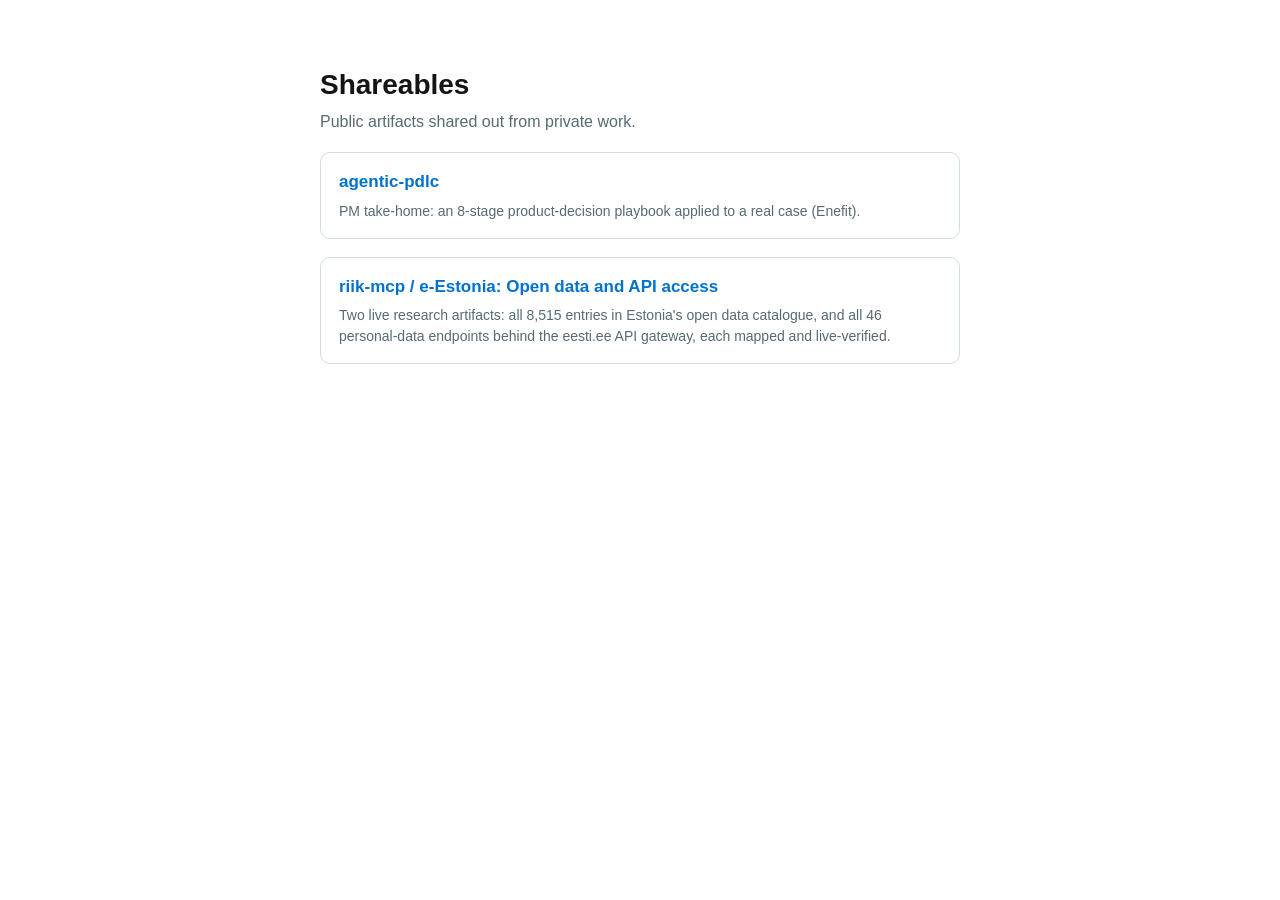
<file: index.html>
<!doctype html>
<html lang="en">
<head>
<meta charset="UTF-8" />
<meta name="viewport" content="width=device-width, initial-scale=1.0" />
<title>Shareables</title>
<style>
  :root { color-scheme: light dark; }
  body {
    font: 16px/1.5 -apple-system, BlinkMacSystemFont, "Segoe UI", sans-serif;
    max-width: 640px;
    margin: 64px auto;
    padding: 0 20px;
    color: #141413;
  }
  h1 { font-size: 28px; margin-bottom: 4px; }
  p.lede { color: #566a72; margin-top: 0; }
  ul { padding-left: 0; list-style: none; }
  li { margin: 18px 0; padding: 16px 18px; border: 1px solid #d3dcdc; border-radius: 10px; }
  li a { font-weight: 600; font-size: 17px; text-decoration: none; color: #0072ce; }
  li a:hover { text-decoration: underline; }
  li p { margin: 6px 0 0; color: #566a72; font-size: 14px; }
  @media (prefers-color-scheme: dark) {
    body { background: #0d1519; color: #e4ecee; }
    p.lede, li p { color: #8fa3aa; }
    li { border-color: #24343b; }
    li a { color: #4da3ff; }
  }
</style>
</head>
<body>
  <h1>Shareables</h1>
  <p class="lede">Public artifacts shared out from private work.</p>
  <ul>
    <li>
      <a href="agentic-pdlc/">agentic-pdlc</a>
      <p>PM take-home: an 8-stage product-decision playbook applied to a real case (Enefit).</p>
    </li>
    <li>
      <a href="riik-mcp/index.html">riik-mcp / e-Estonia: Open data and API access</a>
      <p>Two live research artifacts: all 8,515 entries in Estonia's open data catalogue, and all 46 personal-data endpoints behind the eesti.ee API gateway, each mapped and live-verified.</p>
    </li>
  </ul>
</body>
</html>
</file>
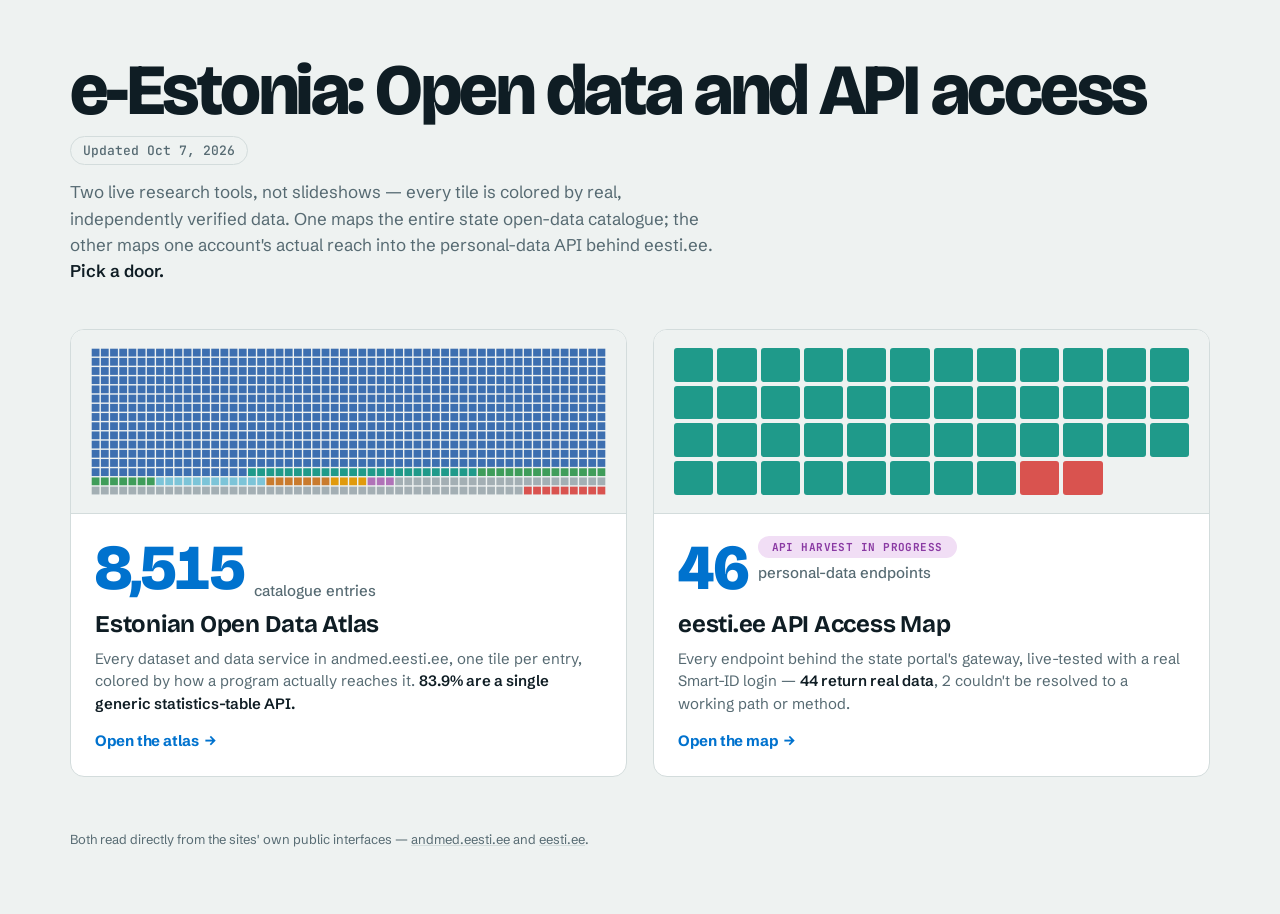
<file: riik-mcp/index.html>
<!doctype html>
<meta charset="utf-8">
<meta name="viewport" content="width=device-width, initial-scale=1">
<title>e-Estonia: Open data and API access</title>
<link rel="icon" href="data:image/svg+xml,%3Csvg xmlns='http://www.w3.org/2000/svg' viewBox='0 0 32 32'%3E%3Crect width='32' height='32' rx='7' fill='%230f1d24'/%3E%3Crect x='5' y='5' width='9' height='9' rx='2' fill='%230072ce'/%3E%3Crect x='18' y='5' width='9' height='9' rx='2' fill='%231f9a8a'/%3E%3Crect x='5' y='18' width='9' height='9' rx='2' fill='%23d9534f'/%3E%3Crect x='18' y='18' width='9' height='9' rx='2' fill='%231f9a8a'/%3E%3C/svg%3E">
<link rel="preconnect" href="https://fonts.googleapis.com">
<link rel="preconnect" href="https://fonts.gstatic.com" crossorigin>
<link rel="stylesheet" href="https://fonts.googleapis.com/css2?family=Bricolage+Grotesque:opsz,wght@12..96,500;12..96,700;12..96,800&family=Schibsted+Grotesk:wght@400;500;600&family=JetBrains+Mono:wght@400;500&display=swap">
<style>
:root{
  --paper:#eef2f1; --surface:#ffffff; --ink:#0f1d24; --muted:#566a72; --line:#d3dcdc; --accent:#0072ce; --accent-soft:#dbe9f6;
  --ok:#1f9a8a; --ok-soft:#dcf0ec; --bad:#d9534f; --bad-soft:#fae0df;
  --wip:#8a3aa3; --wip-soft:#f1def5;
  --t0:#e09a0c; --t1:#1f9a8a; --t2:#3f9d5a; --t4:#3d6fb0; --t5:#b072b8; --t6:#a3afb4; --t8:#d9534f; --t10:#7cc4d8; --t11:#c97b2e;
  --font-display:"Bricolage Grotesque","Segoe UI",system-ui,sans-serif;
  --font-body:"Schibsted Grotesk","Segoe UI",system-ui,sans-serif;
  --font-mono:"JetBrains Mono",ui-monospace,Menlo,monospace;
  --ease:cubic-bezier(.2,.8,.2,1);
}
@media (prefers-color-scheme: dark){:root:not([data-theme="light"]){
  --paper:#0d1519; --surface:#142026; --ink:#e4ecee; --muted:#8fa3aa; --line:#24343b; --accent:#4da3ff; --accent-soft:#16304a;
  --ok:#34bfae; --ok-soft:#163832; --bad:#e5675f; --bad-soft:#3a1f1d;
  --wip:#d9a6e6; --wip-soft:#3a2440;
  --t0:#f5b83d; --t1:#34bfae; --t2:#5cc27a; --t4:#5b8fd6; --t5:#c48bd0; --t6:#5d6b71; --t8:#e5675f; --t10:#4f9db3; --t11:#d98f45; color-scheme:dark}}
:root[data-theme="dark"]{
  --paper:#0d1519; --surface:#142026; --ink:#e4ecee; --muted:#8fa3aa; --line:#24343b; --accent:#4da3ff; --accent-soft:#16304a;
  --ok:#34bfae; --ok-soft:#163832; --bad:#e5675f; --bad-soft:#3a1f1d;
  --wip:#d9a6e6; --wip-soft:#3a2440;
  --t0:#f5b83d; --t1:#34bfae; --t2:#5cc27a; --t4:#5b8fd6; --t5:#c48bd0; --t6:#5d6b71; --t8:#e5675f; --t10:#4f9db3; --t11:#d98f45; color-scheme:dark}

*{box-sizing:border-box}
body{margin:0;background:var(--paper);color:var(--ink);font:16px/1.55 var(--font-body);-webkit-font-smoothing:antialiased}
.wrap{max-width:1180px;margin:0 auto;padding:56px 20px 64px}
a{color:var(--accent)}
:focus-visible{outline:2px solid var(--accent);outline-offset:2px;border-radius:4px}

header.site{display:flex;flex-direction:column;gap:14px;margin-bottom:44px;animation:rise .56s var(--ease) both}
.title-row{display:flex;align-items:center;gap:12px;flex-wrap:wrap}
h1{font:800 clamp(34px,6.4vw,72px)/.95 var(--font-display);letter-spacing:-.035em;margin:0;text-wrap:balance;font-variation-settings:"opsz" 96}
.updated{font:500 13px var(--font-mono);color:var(--muted);border:1px solid var(--line);border-radius:999px;padding:5px 12px;white-space:nowrap}
.lede{color:var(--muted);max-width:66ch;margin:0;font-size:17px}
.lede strong{color:var(--ink);font-weight:600}

.cards{display:flex;gap:26px;flex-wrap:wrap;align-items:stretch}
.card{flex:1 1 440px;min-width:0;display:flex;flex-direction:column;border:1px solid var(--line);border-radius:14px;overflow:hidden;background:var(--surface);text-decoration:none;color:inherit;animation:rise .56s var(--ease) both;transition:border-color .2s var(--ease),transform .2s var(--ease),box-shadow .2s var(--ease)}
.card:nth-child(2){animation-delay:.08s}
.card:hover,.card:focus-visible{border-color:var(--muted);transform:translateY(-3px);box-shadow:0 18px 40px rgba(15,29,36,.12)}

.mosaic{position:relative;background:var(--paper);border-bottom:1px solid var(--line);padding:18px 20px}
.mosaic canvas{display:block;width:100%;aspect-ratio:3.5/1;clip-path:inset(0 100% 0 0);animation:reveal .64s var(--ease) .18s both;cursor:crosshair}
.field{display:grid;grid-template-columns:repeat(12,1fr);grid-template-rows:repeat(4,1fr);gap:4px;aspect-ratio:3.5/1}
.field .t{border-radius:3px;animation:tileIn .3s var(--ease) both;transition:transform .15s var(--ease);cursor:default}
.field .t:hover{transform:scale(1.3);z-index:1}
@keyframes tileIn{from{opacity:0;transform:scale(.4)}}
@keyframes reveal{from{clip-path:inset(0 100% 0 0)}to{clip-path:inset(0 0 0 0)}}

.meta{padding:22px 24px 26px;display:flex;flex-direction:column;gap:10px;flex:1}
.stat{display:flex;align-items:flex-end;gap:10px;flex-wrap:wrap}
.stat:has(.wip){align-items:flex-start}
.stat .n{font:800 clamp(40px,5.2vw,64px)/1 var(--font-display);letter-spacing:-.035em;font-variant-numeric:tabular-nums;font-variation-settings:"opsz" 96;color:var(--accent);text-box-trim:trim-both;text-box-edge:cap alphabetic}
.stat-meta{display:flex;flex-direction:column;gap:5px}
.stat .label{font:500 15px var(--font-body);color:var(--muted)}
.meta h2{font:700 24px var(--font-display);margin:0;letter-spacing:-.01em}
.wip{font:700 11px var(--font-mono);letter-spacing:.04em;text-transform:uppercase;color:var(--wip);background:var(--wip-soft);border-radius:999px;padding:4px 14px;width:fit-content;text-box-trim:trim-both;text-box-edge:cap alphabetic}
.meta p{color:var(--muted);margin:0;font-size:15px;line-height:1.5}
.meta p strong{color:var(--ink);font-weight:600}
.cta{margin-top:auto;padding-top:6px;display:flex;align-items:center;gap:6px;font:700 15px var(--font-body);color:var(--accent);letter-spacing:-.005em}
.arrow{display:inline-block;transition:transform .2s var(--ease)}
.card:hover .arrow,.card:focus-visible .arrow{transform:translateX(4px)}

footer{margin-top:52px;color:var(--muted);font-size:13px;animation:rise .56s var(--ease) .16s both}
footer a{color:var(--muted);text-decoration-color:var(--line)}
footer a:hover{color:var(--ink)}

@keyframes rise{from{opacity:0;transform:translateY(10px)}to{opacity:1;transform:translateY(0)}}
@media (prefers-reduced-motion:reduce){*,*::before,*::after{animation:none!important;transition:none!important}.mosaic canvas{clip-path:none}}
</style>

<div class="wrap">
  <header class="site">
    <div class="title-row">
      <h1>e-Estonia: Open data and API access</h1>
      <span class="updated">Updated Oct 7, 2026</span>
    </div>
    <p class="lede">Two live research tools, not slideshows — every tile is colored by real, independently verified data. One maps the entire state open-data catalogue; the other maps one account's actual reach into the personal-data API behind eesti.ee. <strong>Pick a door.</strong></p>
  </header>

  <div class="cards">
    <a class="card" href="atlas.html">
      <div class="mosaic"><canvas id="atlas-mosaic" aria-hidden="true" width="560" height="160"></canvas></div>
      <div class="meta">
        <div class="stat"><span class="n">8,515</span><div class="stat-meta"><span class="label">catalogue entries</span></div></div>
        <h2>Estonian Open Data Atlas</h2>
        <p>Every dataset and data service in andmed.eesti.ee, one tile per entry, colored by how a program actually reaches it. <strong>83.9% are a single generic statistics-table API.</strong></p>
        <span class="cta">Open the atlas <span class="arrow">→</span></span>
      </div>
    </a>
    <a class="card" href="api-access-map.html">
      <div class="mosaic">
        <div class="field" id="api-field" role="img" aria-label="46 endpoint tiles: 44 live, 2 unresolved"></div>
      </div>
      <div class="meta">
        <div class="stat"><span class="n">46</span><div class="stat-meta"><span class="wip">API harvest in progress</span><span class="label">personal-data endpoints</span></div></div>
        <h2>eesti.ee API Access Map</h2>
        <p>Every endpoint behind the state portal's gateway, live-tested with a real Smart-ID login — <strong>44 return real data</strong>, 2 couldn't be resolved to a working path or method.</p>
        <span class="cta">Open the map <span class="arrow">→</span></span>
      </div>
    </a>
  </div>

  <footer>Both read directly from the sites' own public interfaces — <a href="https://andmed.eesti.ee" target="_blank" rel="noopener">andmed.eesti.ee</a> and <a href="https://eesti.ee" target="_blank" rel="noopener">eesti.ee</a>.</footer>
</div>

<script>
/* Real, verified counts: see estonian-open-data-atlas/README.md and the live-tested rows embedded in api-access-map.html. */
const ATLAS = [
  {c:7141, v:'--t4'},  // statistics table (PxWeb)
  {c:233,  v:'--t1'},  // map service
  {c:193,  v:'--t2'},  // file
  {c:103,  v:'--t10'}, // download page
  {c:61,   v:'--t11'}, // data feed
  {c:31,   v:'--t0'},  // API (queryable)
  {c:20,   v:'--t5'},  // PDF / Word
  {c:661,  v:'--t6'},  // web page
  {c:72,   v:'--t8'}   // no data link
];
const API_STATUS = [{c:44,v:'--ok'},{c:2,v:'--bad'}];

function apportion(items, cells){
  const sum = items.reduce((a,x)=>a+x.c,0);
  const remaining = cells - items.length; // reserve 1 cell per category
  const shares = items.map(x=>(x.c/sum)*remaining);
  const floors = shares.map(Math.floor);
  const used = floors.reduce((a,b)=>a+b,0);
  const order = shares.map((s,i)=>({i,r:s-Math.floor(s)})).sort((a,b)=>b.r-a.r);
  for(let k=0;k<remaining-used;k++) floors[order[k].i]++;
  return floors.map(f=>f+1);
}

let atlasGrid = null;

function paintAtlas(){
  const canvas = document.getElementById('atlas-mosaic');
  const box = canvas.parentElement;
  const cols = 56, rows = 16;
  const dpr = Math.min(devicePixelRatio||1, 2);
  const w = box.clientWidth - 40; // minus padding
  const h = w/3.5;
  canvas.width = Math.round(w*dpr);
  canvas.height = Math.round(h*dpr);
  canvas.style.width = w+'px';
  canvas.style.height = h+'px';
  const ctx = canvas.getContext('2d');
  ctx.scale(dpr,dpr);
  const cs = getComputedStyle(document.documentElement);
  const counts = apportion(ATLAS, cols*rows);
  const cellW = w/cols, cellH = h/rows, gap = 1.4;
  const cats = new Array(cols*rows);
  let cat = 0, left = counts[0];
  for(let i=0;i<cols*rows;i++){
    while(left<=0 && cat<counts.length-1){ cat++; left = counts[cat]; }
    cats[i] = cat;
    left--;
  }
  atlasGrid = {ctx, cols, rows, cellW, cellH, gap, cats, cs};
  drawAtlasGrid();
}

function drawAtlasGrid(hover){
  const {ctx, cols, rows, cellW, cellH, gap, cats, cs} = atlasGrid;
  ctx.clearRect(0, 0, cols*cellW, rows*cellH);
  for(let i=0;i<cols*rows;i++){
    const col = i%cols, row = Math.floor(i/cols);
    ctx.fillStyle = cs.getPropertyValue(ATLAS[cats[i]].v).trim();
    ctx.fillRect(col*cellW+gap/2, row*cellH+gap/2, cellW-gap, cellH-gap);
  }
  if(hover!=null){
    const col = hover%cols, row = Math.floor(hover/cols);
    ctx.strokeStyle = cs.getPropertyValue('--ink').trim();
    ctx.lineWidth = 1.5;
    ctx.strokeRect(col*cellW+1, row*cellH+1, cellW-2, cellH-2);
  }
}

function paintApi(){
  const field = document.getElementById('api-field');
  field.innerHTML = '';
  const cs = getComputedStyle(document.documentElement);
  let k = 0;
  API_STATUS.forEach(s=>{
    for(let i=0;i<s.c;i++){
      const t = document.createElement('div');
      t.className = 't';
      t.style.background = cs.getPropertyValue(s.v).trim();
      t.style.animationDelay = (k*12)+'ms';
      field.appendChild(t);
      k++;
    }
  });
}

paintAtlas();
paintApi();
new ResizeObserver(paintAtlas).observe(document.getElementById('atlas-mosaic').parentElement);
matchMedia('(prefers-color-scheme: dark)').addEventListener('change',()=>{paintAtlas();paintApi();});

const atlasCanvas = document.getElementById('atlas-mosaic');
atlasCanvas.addEventListener('mousemove', e=>{
  if(!atlasGrid) return;
  const rect = atlasCanvas.getBoundingClientRect();
  const col = Math.floor((e.clientX-rect.left)/atlasGrid.cellW);
  const row = Math.floor((e.clientY-rect.top)/atlasGrid.cellH);
  if(col<0||col>=atlasGrid.cols||row<0||row>=atlasGrid.rows) return;
  drawAtlasGrid(row*atlasGrid.cols+col);
});
atlasCanvas.addEventListener('mouseleave', ()=>drawAtlasGrid());
</script>
</file>
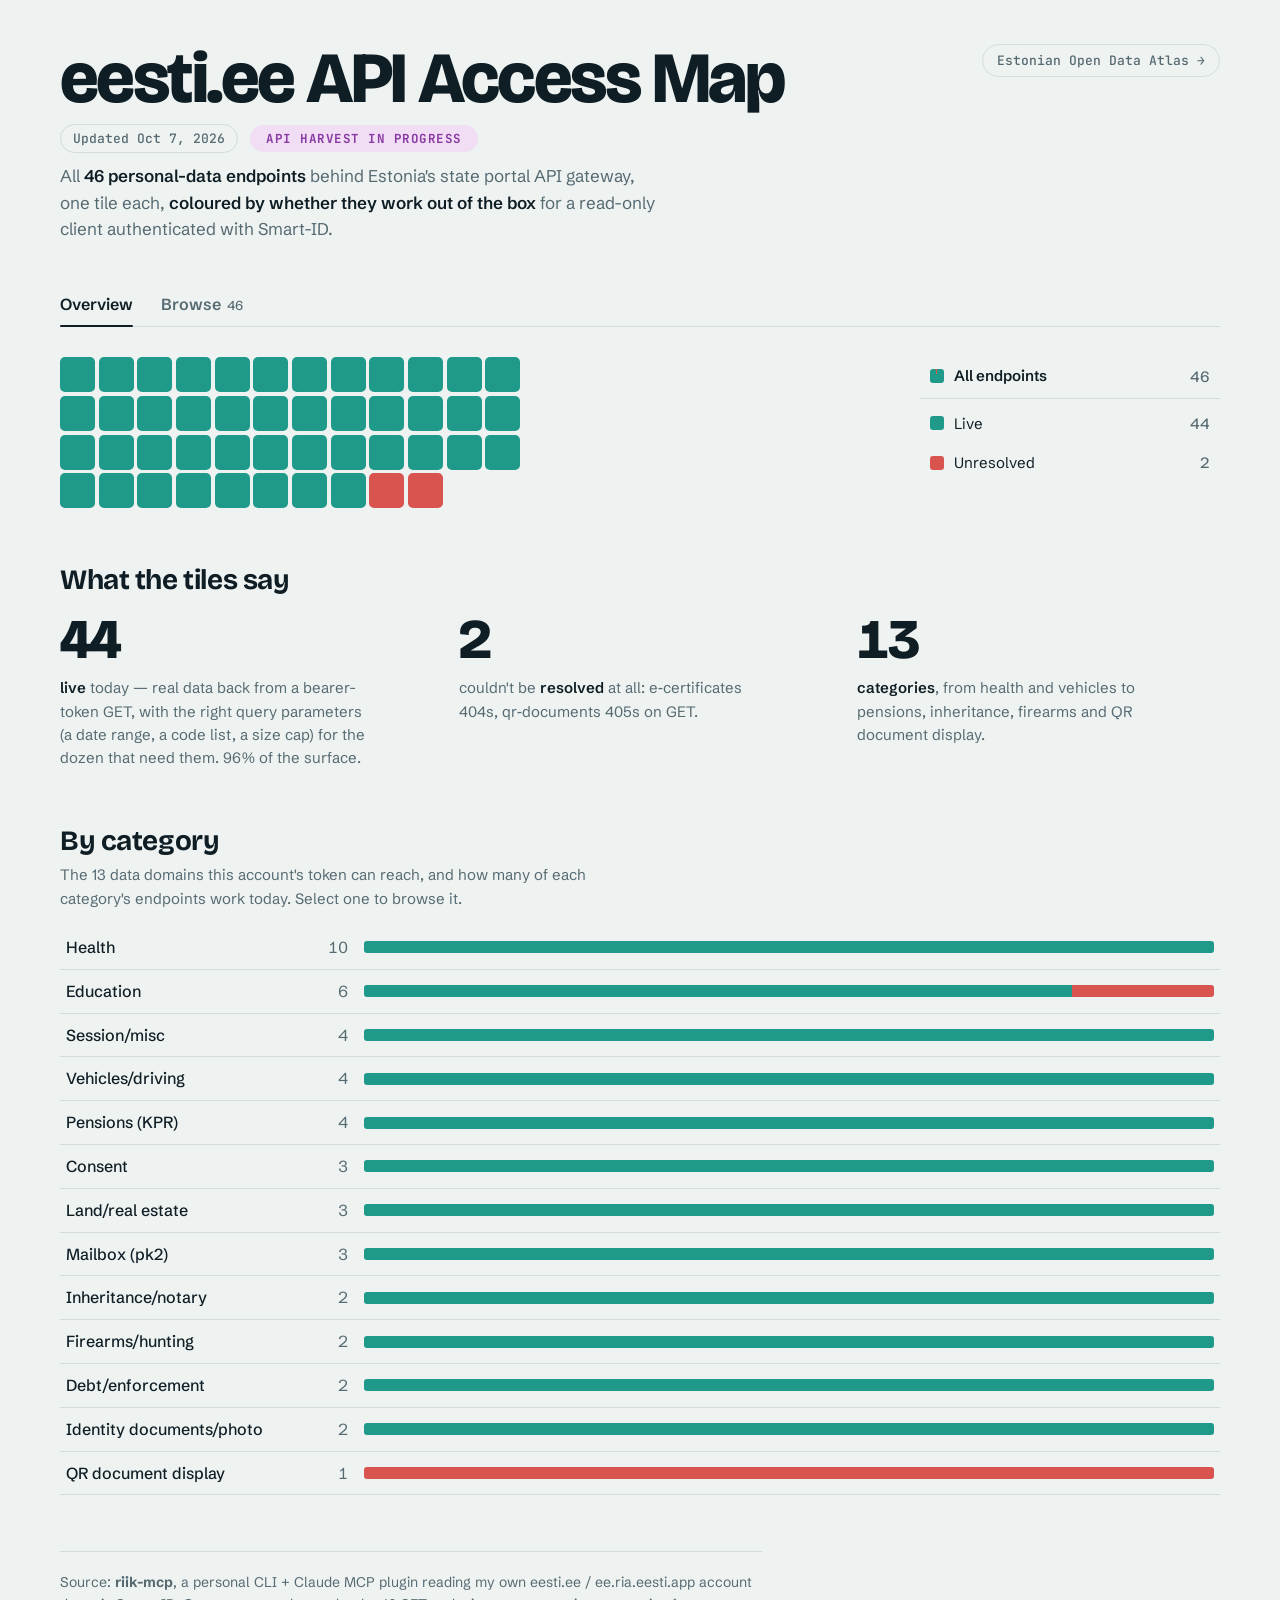
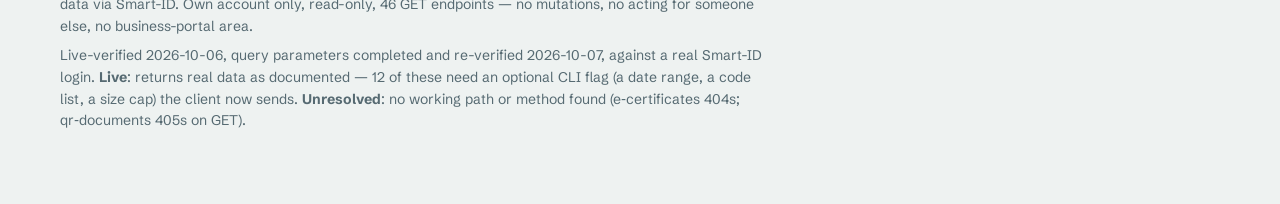
<file: riik-mcp/api-access-map.html>
<!doctype html>
<meta charset="utf-8">
<meta name="viewport" content="width=device-width, initial-scale=1">
<title>eesti.ee API Access Map</title>
<link rel="icon" href="data:image/svg+xml,%3Csvg xmlns='http://www.w3.org/2000/svg' viewBox='0 0 32 32'%3E%3Crect width='32' height='32' rx='7' fill='%230f1d24'/%3E%3Crect x='5' y='5' width='9' height='9' rx='2' fill='%230072ce'/%3E%3Crect x='18' y='5' width='9' height='9' rx='2' fill='%231f9a8a'/%3E%3Crect x='5' y='18' width='9' height='9' rx='2' fill='%23d9534f'/%3E%3Crect x='18' y='18' width='9' height='9' rx='2' fill='%231f9a8a'/%3E%3C/svg%3E">
<link rel="preconnect" href="https://fonts.googleapis.com">
<link rel="preconnect" href="https://fonts.gstatic.com" crossorigin>
<link rel="stylesheet" href="https://fonts.googleapis.com/css2?family=Bricolage+Grotesque:opsz,wght@12..96,500;12..96,700;12..96,800&family=Schibsted+Grotesk:wght@400;500;600&family=JetBrains+Mono:wght@400;500&display=swap">
<style>
/* Layout: a small field of 46 tiles (one per endpoint), coloured by live/unresolved; legend + findings beside/below; a category breakdown below that; Browse is a second tab. Mirrors the sibling Estonian Open Data Atlas's token system for a future merge. */
:root{
  --paper:#eef2f1; --surface:#ffffff; --ink:#0f1d24; --muted:#566a72; --line:#d3dcdc; --accent:#0072ce; --accent-soft:#dbe9f6;
  --ok:#1f9a8a; --ok-soft:#dcf0ec; --bad:#d9534f; --bad-soft:#fae0df;
  --wip:#8a3aa3; --wip-soft:#f1def5;
  --font-display:"Bricolage Grotesque","Segoe UI",system-ui,sans-serif;
  --font-body:"Schibsted Grotesk","Segoe UI",system-ui,sans-serif;
  --font-mono:"JetBrains Mono",ui-monospace,Menlo,monospace;
  --ease:cubic-bezier(.2,.8,.2,1);
}
@media (prefers-color-scheme: dark){:root:not([data-theme="light"]){
  --paper:#0d1519; --surface:#142026; --ink:#e4ecee; --muted:#8fa3aa; --line:#24343b; --accent:#4da3ff; --accent-soft:#16304a;
  --ok:#34bfae; --ok-soft:#163832; --bad:#e5675f; --bad-soft:#3a1f1d;
  --wip:#d9a6e6; --wip-soft:#3a2440; color-scheme:dark}}
:root[data-theme="dark"]{
  --paper:#0d1519; --surface:#142026; --ink:#e4ecee; --muted:#8fa3aa; --line:#24343b; --accent:#4da3ff; --accent-soft:#16304a;
  --ok:#34bfae; --ok-soft:#163832; --bad:#e5675f; --bad-soft:#3a1f1d;
  --wip:#d9a6e6; --wip-soft:#3a2440; color-scheme:dark}
*{box-sizing:border-box}
body{background:var(--paper);color:var(--ink);font:16px/1.55 var(--font-body);padding-inline:20px;padding-block:0 64px;-webkit-font-smoothing:antialiased}
.wrap{max-width:1160px;margin:0 auto}
a{color:var(--accent)}
:focus-visible{outline:2px solid var(--accent);outline-offset:2px;border-radius:4px}

.top{display:flex;justify-content:space-between;align-items:flex-start;gap:16px;padding-block:36px 8px}
.brand{display:flex;flex-direction:column;gap:10px;min-width:0}
.title-row{display:flex;align-items:center;gap:12px;flex-wrap:wrap}
h1{font:800 clamp(34px,6.4vw,72px)/.95 var(--font-display);letter-spacing:-.035em;margin:0;text-wrap:balance;font-variation-settings:"opsz" 96}
.xlink{flex-shrink:0;font:500 13px var(--font-mono);color:var(--muted);text-decoration:none;border:1px solid var(--line);border-radius:999px;padding:7px 14px;white-space:nowrap;transition:border-color .15s var(--ease),color .15s var(--ease)}
.xlink:hover{color:var(--ink);border-color:var(--ink)}
.updated{font:500 13px var(--font-mono);color:var(--muted);border:1px solid var(--line);border-radius:999px;padding:5px 12px;white-space:nowrap}
.wip{font:700 12.5px var(--font-mono);letter-spacing:.04em;text-transform:uppercase;color:var(--wip);background:var(--wip-soft);border-radius:999px;padding:5px 16px}
.lede{color:var(--muted);max-width:60ch;margin:0;font-size:17px}
.lede strong{color:var(--ink);font-weight:600}

nav.tabs{position:sticky;top:env(safe-area-inset-top,0px);z-index:6;background:var(--paper);display:flex;gap:28px;border-bottom:1px solid var(--line);margin-block:26px 30px;padding-top:8px}
nav.tabs button{position:relative;font:600 16px var(--font-body);color:var(--muted);background:none;border:0;padding:10px 0 12px;cursor:pointer;transition:color .2s}
nav.tabs button[aria-selected="true"]{color:var(--ink)}
nav.tabs .ink{position:absolute;bottom:-1px;height:2px;background:var(--ink);border-radius:2px;transition:left .35s var(--ease),width .35s var(--ease)}
nav.tabs .badge{font:500 13px var(--font-body);color:var(--muted);margin-left:6px;font-variant-numeric:tabular-nums}

h2{font:700 clamp(22px,2.6vw,28px)/1.15 var(--font-display);letter-spacing:-.015em;margin:0;text-wrap:balance}
.hint{color:var(--muted);margin:0;max-width:64ch;font-size:15px}
.block{display:flex;flex-direction:column;gap:16px;margin-bottom:56px}

.atlas{display:grid;grid-template-columns:minmax(0,1fr) 300px;gap:28px;align-items:start}
.fieldwrap{position:relative;min-width:0}
.field{display:grid;grid-template-columns:repeat(auto-fill,minmax(34px,1fr));gap:4px;max-width:460px}
.field .t{aspect-ratio:1;border:0;border-radius:5px;padding:0;cursor:pointer;transition:transform .15s var(--ease),box-shadow .15s;animation:tileIn .32s var(--ease) both}
.field .t:hover{transform:scale(1.08)}
.field .t.dim{opacity:.22}
.field .t.on{box-shadow:0 0 0 2px var(--ink)}
@keyframes tileIn{from{opacity:0;transform:scale(.4)}}
@media (prefers-reduced-motion:reduce){.field .t{animation:none}}

.tip{position:fixed;left:0;top:0;pointer-events:none;background:var(--ink);color:var(--paper);padding:9px 11px;border-radius:8px;font-size:13px;line-height:1.35;max-width:300px;opacity:0;transform:translateY(4px);transition:opacity .12s,transform .12s var(--ease);z-index:3;box-shadow:0 8px 24px rgba(10,20,25,.18)}
.tip.on{opacity:1;transform:none}
.tip b{display:block;font-weight:600;margin-bottom:2px;font-family:var(--font-mono);font-size:12.5px}
.tip span{opacity:.75}
.tip.pin{pointer-events:auto;width:min(420px,calc(100vw - 24px));max-width:none;padding:16px 18px 14px;font-size:13.5px;border-radius:14px;z-index:30;box-shadow:0 18px 50px rgba(10,20,25,.34);transition:none;animation:cardIn .4s cubic-bezier(.2,1.25,.35,1) both}
.tip.pin.out{animation:cardOut .18s ease-in both;pointer-events:none}
@keyframes cardIn{0%{opacity:0;transform:scale(.6) translateY(6px)}60%{opacity:1}100%{opacity:1;transform:none}}
@keyframes cardOut{to{opacity:0;transform:scale(.92) translateY(4px)}}
.tip.pin b{font-size:15px;line-height:1.3;margin:6px 0 2px;font-family:var(--font-mono);overflow-wrap:anywhere}
.tip .tmeta{display:flex;align-items:center;gap:8px;opacity:.85;font-size:12.5px;padding-right:22px}
.tip .tmeta i{width:10px;height:10px;border-radius:3px;display:inline-block;flex:none}
.tip .path{font-family:var(--font-mono);font-size:12.5px;opacity:.75;margin-bottom:6px;overflow-wrap:anywhere}
.tip .note{opacity:.85;margin-top:4px}
.tip .tx{position:absolute;top:10px;right:10px;width:28px;height:28px;z-index:2;transition:transform .2s cubic-bezier(.3,1.6,.4,1),background .15s;border:0;border-radius:6px;background:transparent;color:var(--paper);opacity:.7;cursor:pointer;font-size:18px;line-height:1}
.tip .tx:hover{opacity:1;background:rgba(255,255,255,.14);transform:rotate(90deg)}

.legend{display:flex;flex-direction:column;gap:2px}
.lg{display:grid;grid-template-columns:14px 1fr auto;gap:10px;align-items:center;font:inherit;font-size:15px;color:var(--ink);background:none;border:0;border-radius:8px;padding:7px 10px;cursor:pointer;text-align:left;transition:background .2s,opacity .25s}
.lg:hover{background:var(--surface)}
.lg[aria-pressed="true"]{background:var(--surface);box-shadow:inset 0 0 0 1px var(--line)}
.legend.focused .lg[aria-pressed="false"]:not(.lg-all){opacity:.45}
.lg-all{font-weight:600;border-bottom:1px solid var(--line);border-radius:8px 8px 0 0;margin-bottom:4px;padding-bottom:10px}
.lg-all .n{color:var(--ink);font-weight:600}
.sw-all{background:conic-gradient(var(--ok) 0 96%,var(--bad) 0)}
.sw{width:14px;height:14px;border-radius:3px;transition:transform .25s var(--ease);flex:none}
.lg:hover .sw{transform:scale(1.18) rotate(-6deg)}
.lg .n{font:500 15px var(--font-body);font-variant-numeric:tabular-nums;color:var(--muted)}
.lg[aria-pressed="true"] .n{color:var(--ink)}
.go{margin-top:10px;align-self:flex-start;font:600 15px var(--font-body);color:var(--paper);background:var(--ink);border:0;border-radius:999px;padding:10px 18px;cursor:pointer;transition:transform .15s var(--ease)}
.go:active{transform:scale(.97)}

.findings{display:grid;grid-template-columns:repeat(auto-fit,minmax(240px,1fr));gap:28px 36px}
.finding .big{font:800 clamp(40px,5vw,56px)/1 var(--font-display);letter-spacing:-.03em;font-variant-numeric:tabular-nums;font-variation-settings:"opsz" 96}
.finding .big small{font-size:.45em;font-weight:700;letter-spacing:-.01em;margin-left:4px}
.finding p{margin:8px 0 0;color:var(--muted);font-size:15px;max-width:34ch}
.finding p strong{color:var(--ink);font-weight:600}

.cats{display:flex;flex-direction:column}
.cr{display:grid;grid-template-columns:minmax(0,220px) 46px minmax(0,1fr);gap:16px;align-items:center;padding:9px 6px;border:0;border-bottom:1px solid var(--line);background:none;font:inherit;color:inherit;text-align:left;cursor:pointer;transition:background .2s}
.cr:hover{background:var(--surface)}
.cr .nm{font-weight:500;overflow:hidden;text-overflow:ellipsis;white-space:nowrap}
.cr .c{font-variant-numeric:tabular-nums;text-align:right;color:var(--muted)}
.cr .mix{display:flex;height:12px;border-radius:3px;overflow:hidden;background:var(--line)}
.cr .mix span{height:100%;transition:filter .2s}
.cr:hover .mix span{filter:saturate(1.2) brightness(1.05)}

.filters{display:grid;grid-template-columns:minmax(0,2fr) minmax(0,1.3fr) auto;gap:12px;align-items:end}
.fld{display:flex;flex-direction:column;gap:6px;min-width:0}
.fld label,.flabel{font:500 14px var(--font-body);color:var(--muted)}
input[type=search],select{font:inherit;font-size:15px;color:var(--ink);background:var(--surface);border:1px solid var(--line);border-radius:10px;padding:11px 12px;width:100%;transition:border-color .2s,box-shadow .2s}
input[type=search]:focus,select:focus{outline:none;border-color:var(--accent);box-shadow:0 0 0 3px var(--accent-soft)}
.chips{display:flex;flex-wrap:wrap;gap:8px}
.chip{font:500 14px var(--font-body);border:1px solid var(--line);background:var(--surface);color:var(--ink);border-radius:999px;padding:7px 13px 7px 10px;display:inline-flex;align-items:center;gap:8px;cursor:pointer;transition:transform .14s var(--ease),border-color .2s,background .2s,color .2s}
.chip:hover{border-color:var(--muted)}
.chip:active{transform:scale(.95)}
.chip[aria-pressed="true"]{background:var(--ink);color:var(--paper);border-color:var(--ink)}
.chip .dot{width:10px;height:10px;border-radius:3px}
.chip .c{font-variant-numeric:tabular-nums;opacity:.6;font-size:13px}
.bar{display:flex;justify-content:space-between;align-items:baseline;gap:12px;flex-wrap:wrap;border-bottom:1px solid var(--line);padding-bottom:10px}
.count{font:700 22px var(--font-display);letter-spacing:-.01em}
.count span{font-variant-numeric:tabular-nums}
.linkbtn{font:500 15px var(--font-body);background:none;border:0;color:var(--accent);cursor:pointer;padding:0}
.list{display:flex;flex-direction:column}
.row{display:grid;grid-template-columns:14px minmax(0,1fr);gap:14px;padding:16px 4px;border-bottom:1px solid var(--line)}
.row.in{animation:rise .35s var(--ease) both}
@keyframes rise{from{opacity:0;transform:translateY(6px)}}
.row .sw{margin-top:5px}
.row .ttl{font-weight:600;font-family:var(--font-mono);font-size:15px}
.row .path{color:var(--muted);font-size:13.5px;font-family:var(--font-mono);overflow-wrap:anywhere;margin-top:3px}
.row .meta{display:flex;flex-wrap:wrap;gap:4px 16px;font-size:14px;color:var(--muted);margin-top:8px;align-items:center}
.row .meta .cat{color:var(--ink);font-weight:500}
.st{font-weight:600;border-radius:999px;padding:2px 10px;font-size:12.5px}
.st-ok{color:var(--ok);background:var(--ok-soft)}
.st-bad{color:var(--bad);background:var(--bad-soft)}
.row .note{color:var(--muted);font-size:14px;margin-top:6px}
.empty{padding:36px 4px;color:var(--muted)}
footer{margin-top:24px;padding-top:20px;border-top:1px solid var(--line);color:var(--muted);font-size:14px;max-width:78ch;display:flex;flex-direction:column;gap:8px}

@media (max-width:900px){.atlas{grid-template-columns:1fr}.field{max-width:none}.legend{display:grid;grid-template-columns:1fr 1fr;gap:2px 8px}}
@media (max-width:720px){
  .filters{grid-template-columns:1fr}
  .cr{grid-template-columns:minmax(0,1fr) 40px;gap:6px 12px}
  .cr .mix{grid-column:1/-1}
  .top{flex-direction:column-reverse}
}
@media (prefers-reduced-motion:reduce){*,*::before,*::after{animation:none!important;transition:none!important}}
</style>

<div class="wrap">
  <header class="top">
    <div class="brand">
      <div class="title-row">
        <h1>eesti.ee API Access Map</h1>
        <span class="updated">Updated Oct 7, 2026</span>
        <span class="wip">API harvest in progress</span>
      </div>
      <p class="lede">All <strong>46 personal-data endpoints</strong> behind Estonia's state portal API gateway, one tile each, <strong>coloured by whether they work out of the box</strong> for a read-only client authenticated with Smart-ID.</p>
    </div>
    <a class="xlink" href="atlas.html">Estonian Open Data Atlas →</a>
  </header>

  <nav class="tabs" role="tablist">
    <button role="tab" id="tab-overview" aria-selected="true" aria-controls="p-overview">Overview</button>
    <button role="tab" id="tab-browse" aria-selected="false" aria-controls="p-browse">Browse<span class="badge" id="tabcount"></span></button>
    <span class="ink" id="tabink"></span>
  </nav>

  <main>
    <div id="p-overview" role="tabpanel" aria-labelledby="tab-overview">
      <section class="block">
        <div class="atlas">
          <div class="fieldwrap" id="fieldwrap">
            <div class="field" id="field" role="img" aria-label="All 46 endpoints as tiles, coloured by status"></div>
            <div class="tip" id="tip"></div>
          </div>
          <div style="display:flex;flex-direction:column;min-width:0">
            <div class="legend" id="legend"></div>
            <button class="go" id="go" hidden></button>
          </div>
        </div>
      </section>

      <section class="block">
        <h2>What the tiles say</h2>
        <div class="findings" id="findings"></div>
      </section>

      <section class="block">
        <div style="display:flex;flex-direction:column;gap:6px"><h2>By category</h2><p class="hint">The 13 data domains this account's token can reach, and how many of each category's endpoints work today. Select one to browse it.</p></div>
        <div class="cats" id="cats"></div>
      </section>
    </div>

    <div id="p-browse" role="tabpanel" aria-labelledby="tab-browse" hidden>
      <section class="block">
        <div class="filters">
          <div class="fld"><label for="q">Search</label><input type="search" id="q" placeholder="vehicles, kinnistud, pension, debt" autocomplete="off"></div>
          <div class="fld"><label for="cat">Category</label><select id="cat"></select></div>
        </div>
        <div class="fld"><span class="flabel">Status</span><div class="chips" id="chips"></div></div>
        <div class="bar"><div class="count"><span id="nres">0</span> endpoints</div><button class="linkbtn" id="reset">Clear filters</button></div>
        <div class="list" id="list"></div>
      </section>
    </div>
  </main>

  <footer>
    <span>Source: <strong>riik-mcp</strong>, a personal CLI + Claude MCP plugin reading my own eesti.ee / ee.ria.eesti.app account data via Smart-ID. Own account only, read-only, 46 GET endpoints — no mutations, no acting for someone else, no business-portal area.</span>
    <span>Live-verified 2026-10-06, query parameters completed and re-verified 2026-10-07, against a real Smart-ID login. <strong>Live</strong>: returns real data as documented — 12 of these need an optional CLI flag (a date range, a code list, a size cap) the client now sends. <strong>Unresolved</strong>: no working path or method found (e‑certificates 404s; qr‑documents 405s on GET).</span>
  </footer>
</div>

<script id="data" type="application/json">{"status":["Live","Unresolved"],"cats":["Session/misc","Consent","Health","Vehicles/driving","Land/real estate","Pensions (KPR)","Inheritance/notary","Firearms/hunting","Education","Debt/enforcement","Identity documents/photo","Mailbox (pk2)","QR document display"],"rows":[[0,0,"profile","/authenticator/token/v1/userinfo",""],[0,0,"supported-version","/api/app/v1/supported-version",""],[0,0,"data-systems","/api/andmejalgija/v1/data-systems",""],[0,0,"data-usages","/api/andmejalgija/v1/usages","--data-system-codes (repeatable)"],[0,1,"consent","/api/consent/v1/consent-snapshot","--statuses (repeatable)"],[0,1,"consent-requests","/api/consent/v1/consent-request","--consent-group-reference"],[0,1,"consent-children","/api/consent/v1/children",""],[0,2,"health-info","/api/haigekassa/v1/kodanik/info",""],[0,2,"health-account","/api/haigekassa/v1/kodanik/konto",""],[0,2,"prescriptions","/api/haigekassa/v1/kodanik/retseptide_loetelu","--from-date --to-date --size"],[0,2,"health-insurances","/api/haigekassa/v1/kodanik/kindlustused_loetelu","empty body if none"],[0,2,"ehic-cards","/api/haigekassa/v1/kodanik/euroopa_ravikindlustuskaart_loetelu",""],[0,2,"dental-benefit-balance","/api/haigekassa/v1/kodanik/hambaravi_jaak",""],[0,2,"denture-benefit-balance","/api/haigekassa/v1/kodanik/proteesiravi_jaak",""],[0,2,"sick-leave-certificates","/api/haigekassa/v1/kodanik/tvl_loetelu","--from-date --to-date --size"],[0,2,"health-certificates","/api/digilugu/v1/kodanik/tervisetoendid",""],[0,2,"incapacity-certificate","/api/v1/tkis/kodanik/tvhtoend",""],[0,3,"driving-licences","/api/liiklusregister/v1/kodanik/juhilubade_loetelu",""],[0,3,"vehicles","/api/liiklusregister/v1/kodanik/soidukite_loetelu","no VIN field"],[0,3,"watercraft","/api/liiklusregister/v1/kodanik/veesoidukite_loetelu",""],[0,3,"uninsured-vehicles","/api/lkf/v1/kodanik/lepinguta_soidukid","empty body if none"],[0,4,"properties","/api/kinnistusraamat/v1/kodanik/kinnistud_loetelu","--size"],[0,4,"land-registry-applications","/api/kinnistusraamat/v1/kodanik/kinnistamisavaldused_loetelu","--size"],[0,4,"affected-party-notices","/api/kinnistusraamat/v1/kodanik/puudutatud_isiku_teated","--size"],[0,5,"pension-account","/api/kpr/v1/kodanik/kogumispension",""],[0,5,"pension-applications","/api/kpr/v1/kodanik/kogumispensioni_avaldused",""],[0,5,"pension-statement-pillar2","/api/kpr/v1/kodanik/pensionikonto_seis_2_sammas",""],[0,5,"pension-transactions","/api/kpr/v1/kodanik/tehingute_ulevaade","--from-date --to-date"],[0,6,"inheritance-register-data","/api/parimisregister/v1/kodanik/minu_parimisregistri_andmed",""],[0,6,"notary-transactions","/api/notar/v2/kodanik/tehingute_loetelu",""],[0,7,"weapons","/api/relvaregister/v1/kodanik/relvade_loetelu","--size"],[0,7,"weapon-permits","/api/relvaregister/v1/kodanik/relvalubade_loetelu","--size"],[0,8,"education-info","/api/ehis/v1/kodanik/info",""],[0,8,"graduation-certificate","/api/ehis/v1/kodanik/loputunnistus",""],[1,8,"e-certificates","/api/eis/v1/kodanik/e_tunnistus","404s live, path unresolved"],[0,8,"language-exam-data","/api/eis/v1/kodanik/eesti_keele_tasemeeksami_andmed",""],[0,8,"citizenship-exam-data","/api/eis/v1/kodanik/kodakondsuseksamid",""],[0,8,"exam-sessions","/api/eis/v1/kodanik/test_sessioonid",""],[0,9,"child-support-debt","/api/tarn/v1/kodanik/elatisvolgnevus","--personal-code"],[0,9,"enforcement-case-files","/api/tarn/v1/kodanik/toimikud",""],[0,10,"id-photo","/api/politsei_ja_piirivalveamet/v1/kodanik/pilt","base64 JPEG"],[0,10,"documents-list","/api/politsei_ja_piirivalveamet/v2/kodanik/dokumendite_loetelu",""],[0,11,"mailbox-notifications","/api/pk2/v1/notification/list",""],[0,11,"mailbox-contacts","/api/pk2/v1/contacts",""],[0,11,"mailbox-owners","/api/pk2/v2/owners",""],[1,12,"qr-documents","/api/qr/v1/documents","405 live, GET unsupported"]]}</script>
<script>
const D=JSON.parse(document.getElementById('data').textContent);
const STATUS=D.status,CATS=D.cats,R=D.rows,total=R.length;
const fmtN=n=>n.toLocaleString('en-US');
const esc=s=>String(s).replace(/[&<>"]/g,c=>({'&':'&amp;','<':'&lt;','>':'&gt;','"':'&quot;'}[c]));
const statusCount=STATUS.map((_,i)=>R.filter(r=>r[0]===i).length);
const reduce=matchMedia('(prefers-reduced-motion: reduce)').matches;

let COL=[];
function readColors(){const cs=getComputedStyle(document.documentElement);COL=['--ok','--bad'].map(v=>cs.getPropertyValue(v).trim())}
readColors();
const cvar=i=>`var(${['--ok','--bad'][i]})`;
const STCLS=['st-ok','st-bad'];

/* field */
const order=R.map((r,i)=>i).sort((a,b)=>R[a][0]-R[b][0]||R[a][1]-R[b][1]||R[a][2].localeCompare(R[b][2]));
const fieldEl=document.getElementById('field');
let focusStatus=-1,pinIdx=-1;
order.forEach((i,k)=>{
  const r=R[i],b=document.createElement('button');
  b.className='t';b.type='button';b.dataset.i=i;b.style.background=cvar(r[0]);
  b.style.animationDelay=(k*14)+'ms';
  b.setAttribute('aria-label',`${r[2]}, ${STATUS[r[0]]}`);
  fieldEl.appendChild(b);
});
const tiles=[...fieldEl.children];

const tip=document.getElementById('tip');
function placeTip(cx,cy){const w=tip.offsetWidth,h=tip.offsetHeight,vw=innerWidth,vh=innerHeight;
  let x=cx+14,y=cy+16;if(x+w>vw-8)x=Math.max(8,cx-w-14);if(y+h>vh-8)y=Math.max(8,cy-h-12);
  tip.style.left=x+'px';tip.style.top=y+'px'}
let pinned=false;
function cardHTML(r){
  return `<button type="button" class="tx" aria-label="Close">×</button><div class="tmeta"><i style="background:${cvar(r[0])}"></i>${STATUS[r[0]]} · ${esc(CATS[r[1]])}</div><b>${esc(r[2])}</b><div class="path">${esc(r[3])}</div>${r[4]?`<div class="note">${esc(r[4])}</div>`:''}`;
}
function unpin(){if(!pinned)return;pinned=false;
  if(pinIdx>=0)tiles[order.indexOf(pinIdx)].classList.remove('on');pinIdx=-1;
  tip.classList.add('out');
  setTimeout(()=>{if(!pinned)tip.classList.remove('on','pin','out')},reduce?0:180);
}
tip.addEventListener('pointerdown',e=>{if(e.target.closest('.tx')){e.preventDefault();e.stopPropagation();unpin()}});
tip.addEventListener('click',e=>{e.stopPropagation();if(e.target.closest('.tx'))unpin()});
tiles.forEach(b=>{
  const i=+b.dataset.i,r=R[i];
  b.addEventListener('pointerenter',ev=>{
    if(pinned)return;
    tip.innerHTML=`<b>${esc(r[2])}</b><span>${esc(CATS[r[1]])} · ${STATUS[r[0]]}</span>`;
    tip.classList.add('on');placeTip(ev.clientX,ev.clientY);
  });
  b.addEventListener('pointermove',ev=>{if(!pinned)placeTip(ev.clientX,ev.clientY)});
  b.addEventListener('pointerleave',()=>{if(!pinned)tip.classList.remove('on')});
  b.addEventListener('click',ev=>{
    if(pinIdx>=0)tiles[order.indexOf(pinIdx)].classList.remove('on');
    pinIdx=i;pinned=true;b.classList.add('on');
    tip.classList.remove('pin','out');void tip.offsetWidth;
    tip.innerHTML=cardHTML(r);
    tip.classList.add('on','pin');placeTip(ev.clientX,ev.clientY);
  });
});
document.addEventListener('click',e=>{if(pinned&&!tip.contains(e.target)&&!e.target.closest('.t'))unpin()});
document.addEventListener('keydown',e=>{if(e.key==='Escape'&&pinned)unpin()});
addEventListener('scroll',()=>{if(pinned)unpin()},{passive:true});
matchMedia('(prefers-color-scheme: dark)').addEventListener('change',readColors);
new MutationObserver(readColors).observe(document.documentElement,{attributes:true,attributeFilter:['data-theme']});

function setFocus(t){
  focusStatus=t;
  tiles.forEach(b=>{const i=+b.dataset.i;b.classList.toggle('dim',t>=0&&R[i][0]!==t)});
  document.querySelectorAll('.lg').forEach(b=>b.setAttribute('aria-pressed',+b.dataset.t===t?'true':'false'));
  document.getElementById('legend').classList.toggle('focused',t>=0);
  const go=document.getElementById('go');
  if(t>=0){go.hidden=false;go.textContent=`Browse ${fmtN(statusCount[t])} ${statusCount[t]===1?'endpoint':'endpoints'}`;go.onclick=()=>goStatus(t)}else go.hidden=true;
}

/* legend */
const legend=document.getElementById('legend');
{const b=document.createElement('button');b.className='lg lg-all';b.innerHTML=`<span class="sw sw-all" aria-hidden="true"></span><span>All endpoints</span><span class="n" data-n="${total}">0</span>`;b.title='Show all tiles';b.onclick=()=>setFocus(-1);legend.appendChild(b)}
STATUS.forEach((s,t)=>{const b=document.createElement('button');b.className='lg';b.dataset.t=t;b.setAttribute('aria-pressed','false');
  b.innerHTML=`<span class="sw" style="background:${cvar(t)}"></span><span>${s}</span><span class="n" data-n="${statusCount[t]}">0</span>`;
  b.onclick=()=>setFocus(focusStatus===t?-1:t);
  legend.appendChild(b)});
function countUp(){const els=[...document.querySelectorAll('[data-n]')];const t0=performance.now(),dur=reduce?0:1000;
  (function step(now){const p=dur?Math.min(1,Math.max(0,(now-t0)/dur)):1,e=1-Math.pow(1-p,4);els.forEach(el=>{el.textContent=fmtN(Math.round(+el.dataset.n*e))});if(p<1)requestAnimationFrame(step)})(t0)}

/* findings */
const pct=n=>Math.round(n/total*100);
document.getElementById('findings').innerHTML=[
  [statusCount[0],'',`<strong>live</strong> today — real data back from a bearer-token GET, with the right query parameters (a date range, a code list, a size cap) for the dozen that need them. ${pct(statusCount[0])}% of the surface.`],
  [statusCount[1],'',`couldn't be <strong>resolved</strong> at all: e‑certificates 404s, qr‑documents 405s on GET.`],
  [CATS.length,'',`<strong>categories</strong>, from health and vehicles to pensions, inheritance, firearms and QR document display.`]
].map(([n,s,p])=>`<div class="finding"><div class="big"><span data-n="${n}">0</span>${s?`<small>${s}</small>`:''}</div><p>${p}</p></div>`).join('');

/* categories */
const catRows=CATS.map((_,i)=>R.filter(r=>r[1]===i));
const catsEl=document.getElementById('cats');
const catOrder=CATS.map((c,i)=>[c,i,catRows[i].length]).sort((a,b)=>b[2]-a[2]);
catsEl.innerHTML=catOrder.map(([c,i,n])=>`<button class="cr" data-c="${i}"><span class="nm">${esc(c)}</span><span class="c">${n}</span><span class="mix">${STATUS.map((_,t)=>{const k=catRows[i].filter(r=>r[0]===t).length;return k?`<span style="width:${k/n*100}%;background:${cvar(t)}" title="${STATUS[t]}: ${k}"></span>`:''}).join('')}</span></button>`).join('');
catsEl.addEventListener('click',e=>{const b=e.target.closest('.cr');if(b){resetFilters();state.cat=+b.dataset.c;sync();show('browse')}});

/* browse */
const state={q:'',cat:-1,statuses:new Set()};
const catSel=document.getElementById('cat');
catSel.innerHTML='<option value="-1">All categories</option>'+CATS.map((c,i)=>[c,i]).map(([c,i])=>`<option value="${i}">${esc(c)} (${catRows[i].length})</option>`).join('');
const chips=document.getElementById('chips');
STATUS.forEach((s,t)=>{const b=document.createElement('button');b.className='chip';b.dataset.t=t;b.setAttribute('aria-pressed','false');
  b.innerHTML=`<span class="dot" style="background:${cvar(t)}"></span>${s}<span class="c">${fmtN(statusCount[t])}</span>`;
  b.onclick=()=>{state.statuses.has(t)?state.statuses.delete(t):state.statuses.add(t);sync()};chips.appendChild(b)});
const norm=s=>s.toLowerCase().normalize('NFD').replace(/[̀-ͯ]/g,'');
const IDX=R.map(r=>norm(r[2]+' '+r[3]+' '+r[4]+' '+CATS[r[1]]));
function filtered(){
  const terms=norm(state.q.trim()).split(/\s+/).filter(Boolean);const out=[];
  for(let k=0;k<R.length;k++){const r=R[k];
    if(state.statuses.size&&!state.statuses.has(r[0]))continue;
    if(state.cat>=0&&r[1]!==state.cat)continue;
    if(terms.length&&!terms.every(t=>IDX[k].includes(t)))continue;
    out.push(r)}
  out.sort((a,b)=>a[0]-b[0]||a[1]-b[1]||a[2].localeCompare(b[2]));
  return out;
}
function rowHTML(r,k){
  return `<div class="row in" style="animation-delay:${Math.min(k,20)*18}ms"><span class="sw" style="background:${cvar(r[0])}"></span><div style="min-width:0"><div class="ttl">${esc(r[2])}</div><div class="path">${esc(r[3])}</div><div class="meta"><span class="cat">${esc(CATS[r[1]])}</span><span class="st ${STCLS[r[0]]}">${STATUS[r[0]]}</span></div>${r[4]?`<div class="note">${esc(r[4])}</div>`:''}</div></div>`;
}
let current=[];
function render(){
  current=filtered();
  document.getElementById('nres').textContent=fmtN(current.length);
  document.getElementById('tabcount').textContent=fmtN(current.length);
  const list=document.getElementById('list');
  list.innerHTML=current.length?current.map(rowHTML).join(''):'<div class="empty">No endpoints match these filters. Shorten the search or clear a filter.</div>';
}
function sync(){document.getElementById('q').value=state.q;catSel.value=String(state.cat);chips.querySelectorAll('.chip').forEach(c=>c.setAttribute('aria-pressed',state.statuses.has(+c.dataset.t)?'true':'false'));render()}
function resetFilters(){state.q='';state.cat=-1;state.statuses.clear()}
let tmr;document.getElementById('q').addEventListener('input',e=>{clearTimeout(tmr);tmr=setTimeout(()=>{state.q=e.target.value;render()},160)});
catSel.onchange=e=>{state.cat=+e.target.value;render()};
document.getElementById('reset').onclick=()=>{resetFilters();sync()};
function goStatus(t){resetFilters();state.statuses.add(t);sync();show('browse')}

/* tabs */
const ink=document.getElementById('tabink');
function placeInk(){const b=document.querySelector('nav.tabs button[aria-selected="true"]');ink.style.left=b.offsetLeft+'px';ink.style.width=b.offsetWidth+'px'}
function show(name){
  ['overview','browse'].forEach(n=>{document.getElementById('p-'+n).hidden=n!==name;document.getElementById('tab-'+n).setAttribute('aria-selected',n===name?'true':'false')});
  placeInk();
  const nav=document.querySelector('nav.tabs');if(window.scrollY>nav.offsetTop)window.scrollTo({top:nav.offsetTop-4,behavior:reduce?'auto':'smooth'});
  try{history.replaceState(null,'','#'+name)}catch(e){}
}
document.getElementById('tab-overview').onclick=()=>show('overview');
document.getElementById('tab-browse').onclick=()=>show('browse');
addEventListener('resize',placeInk);
sync();placeInk();countUp();
if(document.fonts)document.fonts.ready.then(placeInk);
if(location.hash==='#browse')show('browse');
</script>
</file>
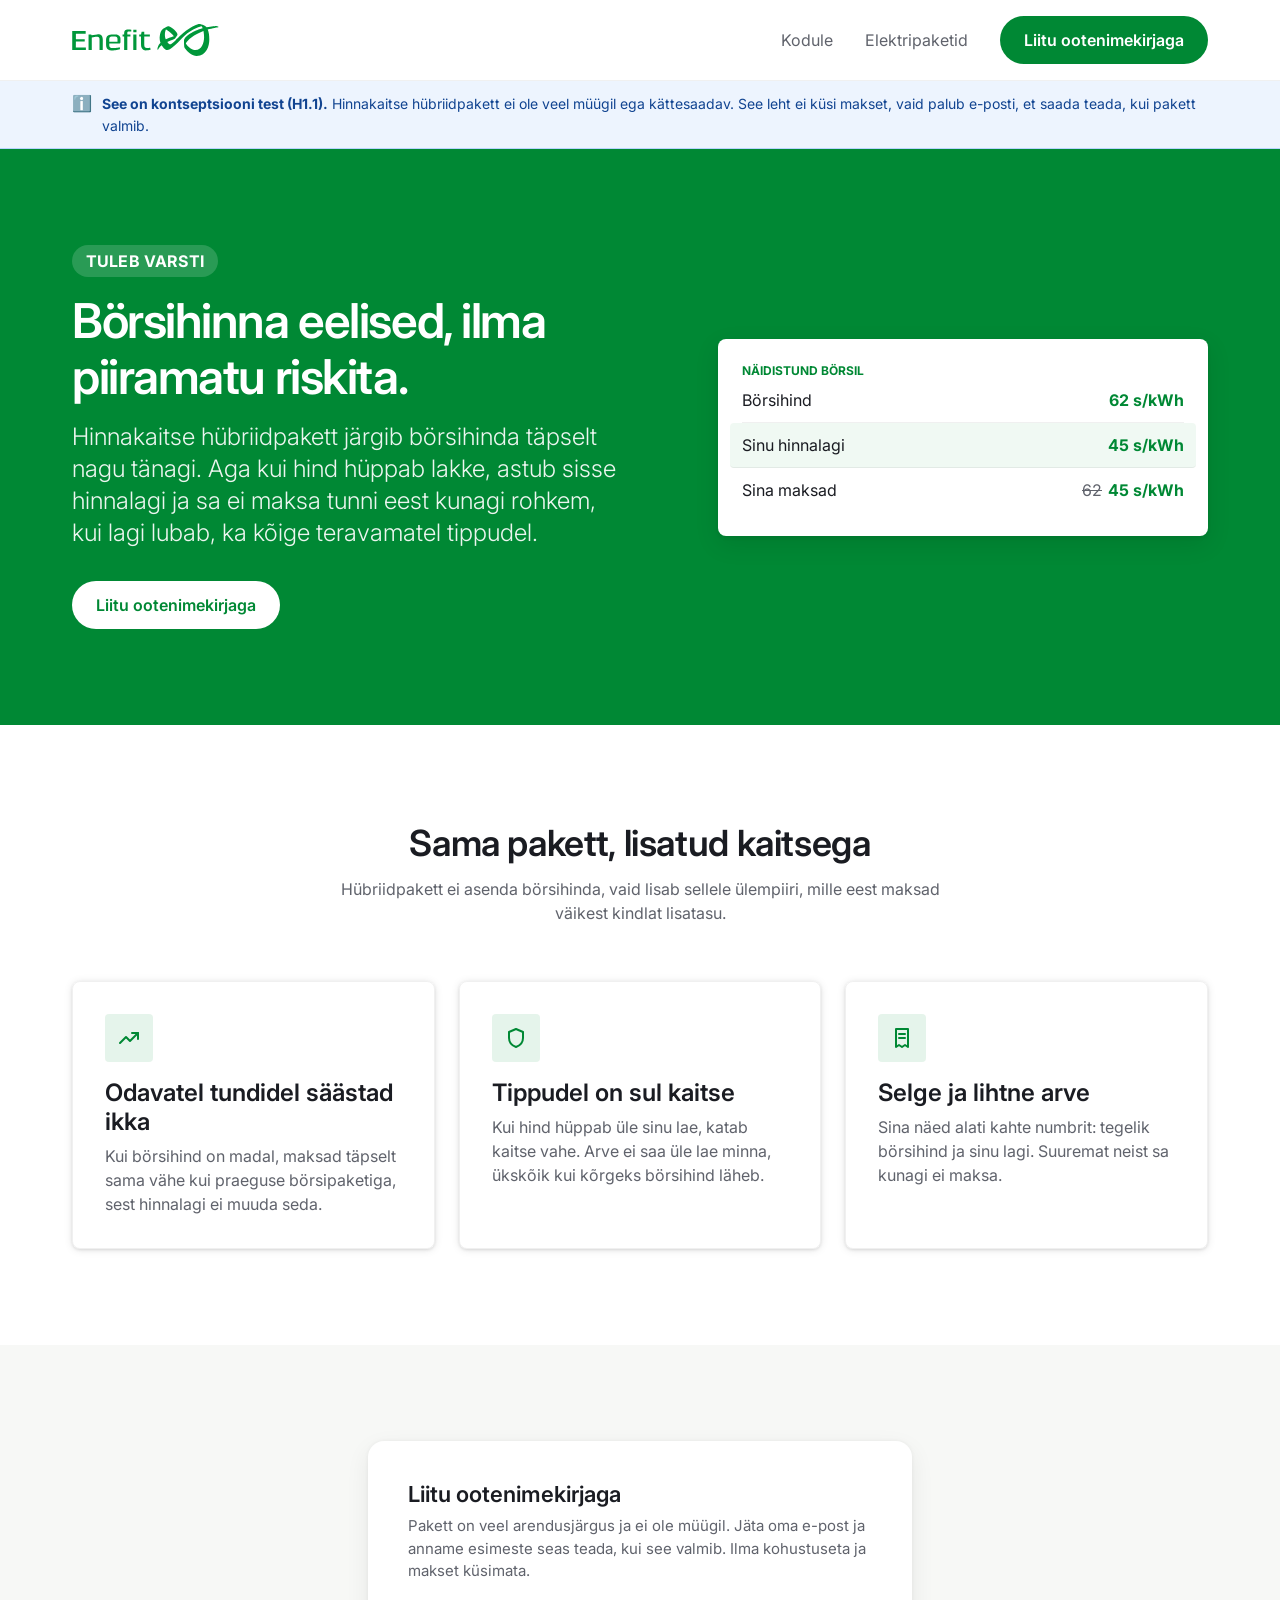
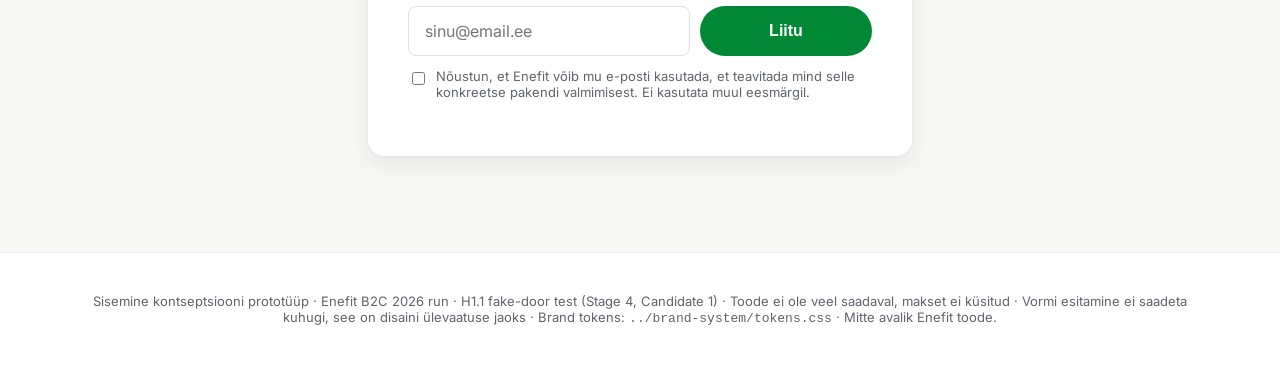
<file: agentic-pdlc/prototype/candidate-1-tests/h1-1-fake-door.html>
<!doctype html>
<html lang="et">
<head>
<meta charset="UTF-8" />
<meta name="viewport" content="width=device-width, initial-scale=1.0" />
<link rel="icon" href="data:image/svg+xml,%3Csvg xmlns='http://www.w3.org/2000/svg' viewBox='0 0 32 32'%3E%3Ccircle cx='16' cy='16' r='16' fill='%2300973A'/%3E%3Cpath d='M10 9h13v3.4H13.4v3.6H21v3.4h-7.6v3.6H23V26H10z' fill='%23fff'/%3E%3C/svg%3E" />
<title>Hinnakaitse hübriidpakett: Enefit (kontseptsioon, fake door H1.1)</title>
<link rel="preconnect" href="https://fonts.googleapis.com">
<link rel="preconnect" href="https://fonts.gstatic.com" crossorigin>
<link href="https://fonts.googleapis.com/css2?family=Inter:wght@300;400;600;700&display=swap" rel="stylesheet">
<link rel="stylesheet" href="../brand-system/tokens.css" />
<style>
  * { box-sizing: border-box; }
  html, body { margin: 0; padding: 0; }
  body {
    font-family: var(--eds-heading-h1-font-family-laptop, "Inter"), sans-serif;
    color: var(--eds-color-static-text-on-basic-headline, #16181d);
    background: #fff;
    -webkit-font-smoothing: antialiased;
  }
  a { color: inherit; text-decoration: none; }
  .wrap {
    max-width: 75rem;
    margin: 0 auto;
    padding-left: var(--eds-grid-margin-laptop, 1.5rem);
    padding-right: var(--eds-grid-margin-laptop, 1.5rem);
  }

  /* ---------- Header ---------- */
  header { border-bottom: 1px solid rgba(0,0,0,.06); }
  .header-inner {
    display: flex;
    align-items: center;
    justify-content: space-between;
    padding-block: var(--eds-spacing-16, 1rem);
  }
  .logo img { display: block; height: 2rem; width: auto; }
  nav { display: flex; gap: var(--eds-spacing-32, 2rem); align-items: center; }
  nav a.navlink {
    font-size: var(--eds-label-default-400-font-size-laptop, 1rem);
    font-weight: var(--eds-label-default-400-font-weight-laptop, 400);
    color: var(--eds-color-action-text-on-basic-default, #40454f);
  }
  .btn {
    display: inline-flex;
    align-items: center;
    justify-content: center;
    border: none;
    cursor: pointer;
    font-weight: 600;
    font-size: 1rem;
    line-height: 1.25rem;
    padding: .875rem 1.5rem;
    border-radius: var(--eds-radius-full, 62.438rem);
    transition: background-color .15s ease;
  }
  .btn-primary {
    background: var(--eds-color-action-bg-button-primary-default, rgb(0,136,52));
    color: #fff;
  }
  .btn-primary:hover { background: var(--eds-color-action-bg-button-primary-hover, rgb(0,126,48)); }
  .btn-primary:active { background: var(--eds-color-action-bg-button-primary-active, rgb(0,113,44)); }

  /* ---------- Fake-door notice ---------- */
  .notice-banner {
    background: var(--eds-color-static-bg-info-main, #edf4fe);
    border-bottom: 1px solid var(--eds-color-static-stroke-info-main, #b8d4ff);
  }
  .notice-banner .wrap {
    display: flex;
    align-items: flex-start;
    gap: .625rem;
    padding-block: var(--eds-spacing-12, .75rem);
    font-size: .875rem;
    line-height: 1.35rem;
    color: var(--eds-color-static-text-info-body, #114491);
  }
  .notice-banner .dot { font-size: 1rem; line-height: 1.35rem; }
  .notice-banner strong { color: var(--eds-color-static-text-info-headline, #114491); }

  /* ---------- Hero ---------- */
  .hero {
    background: var(--eds-color-static-bg-accent-main, #00973A);
    color: #fff;
  }
  .hero-inner {
    display: grid;
    grid-template-columns: 1.1fr .9fr;
    gap: var(--eds-spacing-48, 3rem);
    align-items: center;
    padding-block: var(--eds-spacing-96, 6rem);
  }
  .eyebrow {
    display: inline-block;
    font-size: 1rem;
    font-weight: 700;
    letter-spacing: .01rem;
    text-transform: uppercase;
    background: rgba(255,255,255,.16);
    padding: .375rem .875rem;
    border-radius: var(--eds-radius-full, 62.438rem);
    margin-bottom: var(--eds-spacing-16, 1rem);
  }
  .hero h1 {
    font-size: var(--eds-heading-h1-font-size-laptop, 3rem);
    font-weight: var(--eds-heading-h1-font-weight-laptop, 600);
    letter-spacing: var(--eds-heading-h1-letter-spacing-laptop, -.09rem);
    line-height: var(--eds-heading-h1-line-height-laptop, 3.5rem);
    margin: 0 0 var(--eds-spacing-16, 1rem);
  }
  .hero p.lead {
    font-size: var(--eds-heading-leadtext-font-size-laptop, 1.5rem);
    font-weight: 300;
    line-height: var(--eds-heading-leadtext-line-height-laptop, 2rem);
    color: rgba(255,255,255,.92);
    margin: 0 0 var(--eds-spacing-32, 2rem);
    max-width: 34rem;
  }
  .hero-ctas { display: flex; gap: var(--eds-spacing-12, .75rem); flex-wrap: wrap; }
  .hero .btn-primary { background: #fff; color: var(--eds-color-static-bg-accent-main, #00973A); }
  .hero .btn-primary:hover { background: #f2f2f2; }
  .hero-card {
    background: #fff;
    color: var(--eds-color-static-text-on-basic-headline, #16181d);
    border-radius: var(--eds-radius-main, .5rem);
    box-shadow: var(--eds-shadow-300, 0 8px 24px rgba(0,0,0,.12));
    padding: var(--eds-spacing-24, 1.5rem);
  }
  .hero-card .row { display: flex; justify-content: space-between; align-items: baseline; padding-block: var(--eds-spacing-12, .75rem); border-bottom: 1px solid rgba(0,0,0,.06); }
  .hero-card .row:last-child { border-bottom: none; }
  .hero-card .row .price { color: var(--eds-color-static-bg-accent-main, #00973A); font-weight: 700; }
  .hero-card .row.capped { background: rgba(0,151,58,.06); margin-inline: calc(var(--eds-spacing-12, .75rem) * -1); padding-inline: var(--eds-spacing-12, .75rem); border-radius: var(--eds-radius-small, .25rem); }
  .hero-card .tag { font-size: .75rem; font-weight: 700; color: var(--eds-color-static-bg-accent-main, #00973A); text-transform: uppercase; }
  .hero-card .strike { text-decoration: line-through; color: var(--eds-color-static-text-on-basic-supportive, #5b6270); font-weight: 400; margin-right: .375rem; }

  /* ---------- Value props ---------- */
  .section { padding-block: var(--eds-spacing-96, 6rem); }
  .section h2 {
    font-size: var(--eds-heading-h2-font-size-laptop, 2.25rem);
    font-weight: 600;
    letter-spacing: -.023rem;
    line-height: 2.75rem;
    margin: 0 0 var(--eds-spacing-12, .75rem);
    text-align: center;
  }
  .section .sub {
    text-align: center;
    max-width: 40rem;
    margin: 0 auto var(--eds-spacing-56, 3.5rem);
    font-size: 1rem;
    line-height: 1.5rem;
    color: var(--eds-color-static-text-on-basic-supportive, #5b6270);
  }
  .cards3 { display: grid; grid-template-columns: repeat(3, 1fr); gap: var(--eds-spacing-24, 1.5rem); }
  .value-card {
    padding: var(--eds-spacing-32, 2rem);
    border-radius: var(--eds-radius-main, .5rem);
    box-shadow: var(--eds-shadow-100, 0 1px 4px rgba(0,0,0,.08));
    border: 1px solid rgba(0,0,0,.06);
  }
  .value-card .icon {
    width: 3rem; height: 3rem;
    border-radius: var(--eds-radius-small, .25rem);
    background: rgba(0,151,58,.1);
    color: var(--eds-color-static-bg-accent-main, #00973A);
    display: flex; align-items: center; justify-content: center;
    font-size: 1.5rem;
    margin-bottom: var(--eds-spacing-16, 1rem);
  }
  .value-card h3 { font-size: 1.5rem; font-weight: 600; margin: 0 0 var(--eds-spacing-8, .5rem); }
  .value-card p { margin: 0; color: var(--eds-color-static-text-on-basic-supportive, #5b6270); line-height: 1.5rem; }

  /* ---------- Waitlist ---------- */
  .waitlist-wrap { background: #f7f8f6; }
  .waitlist-card {
    max-width: 34rem;
    margin: 0 auto;
    background: #fff;
    border-radius: var(--eds-radius-modal, 1rem);
    box-shadow: var(--eds-shadow-200, 0px 0px 4px rgba(0,0,0,.05), 0px 8px 24px rgba(0,0,0,.07));
    padding: var(--eds-spacing-40, 2.5rem);
  }
  .waitlist-card h3 { margin: 0 0 var(--eds-spacing-8, .5rem); font-size: 1.375rem; font-weight: 600; }
  .waitlist-card p.hint { margin: 0 0 var(--eds-spacing-24, 1.5rem); color: var(--eds-color-static-text-on-basic-supportive, #5b6270); font-size: .9375rem; line-height: 1.4rem; }
  .form-row { display: flex; gap: .625rem; margin-bottom: var(--eds-spacing-12, .75rem); }
  .form-row input[type="email"] {
    flex: 1;
    padding: .875rem 1rem;
    border-radius: var(--eds-radius-main, .5rem);
    border: 1px solid var(--eds-color-action-stroke-form-default, #dfe0e3);
    font-size: 1rem;
    font-family: inherit;
  }
  .form-row input[type="email"]:focus { outline: 2px solid var(--eds-color-static-bg-accent-main, #00973A); outline-offset: 1px; }
  .consent { display: flex; gap: .5rem; align-items: flex-start; font-size: .8125rem; color: var(--eds-color-static-text-on-basic-supportive, #5b6270); margin-bottom: var(--eds-spacing-16, 1rem); }
  .consent input { margin-top: .2rem; }
  .waitlist-card .btn { width: 100%; }
  .thankyou { display: none; text-align: center; padding-block: var(--eds-spacing-16, 1rem); }
  .thankyou .check {
    width: 3rem; height: 3rem; margin: 0 auto var(--eds-spacing-12, .75rem);
    border-radius: 50%;
    background: var(--eds-color-static-bg-success-main, #f0fbe7);
    color: var(--eds-color-static-icon-success-main, #417815);
    display: flex; align-items: center; justify-content: center;
    font-size: 1.5rem;
  }
  .waitlist-card.submitted .form-state { display: none; }
  .waitlist-card.submitted .thankyou { display: block; }

  footer {
    border-top: 1px solid rgba(0,0,0,.06);
    padding-block: var(--eds-spacing-40, 2.5rem);
    text-align: center;
    font-size: .8125rem;
    color: var(--eds-color-static-text-on-basic-supportive, #5b6270);
  }

  @media (max-width: 64rem) {
    .hero-inner { grid-template-columns: 1fr; padding-block: var(--eds-spacing-48, 3rem); }
    .cards3 { grid-template-columns: 1fr; }
    nav .navlink { display: none; }
    .form-row { flex-direction: column; }
  }
</style>
</head>
<body>

  <header>
    <div class="wrap header-inner">
      <a class="logo" href="#" aria-label="Enefit">
        <img src="../brand-system/logo.svg" alt="Enefit" />
      </a>
      <nav>
        <a class="navlink" href="#">Kodule</a>
        <a class="navlink" href="#">Elektripaketid</a>
        <a class="btn btn-primary" href="#ootenimekiri">Liitu ootenimekirjaga</a>
      </nav>
    </div>
  </header>

  <div class="notice-banner">
    <div class="wrap">
      <span class="dot">ℹ️</span>
      <div><strong>See on kontseptsiooni test (H1.1).</strong> Hinnakaitse hübriidpakett ei ole veel müügil ega kättesaadav. See leht ei küsi makset, vaid palub e-posti, et saada teada, kui pakett valmib.</div>
    </div>
  </div>

  <section class="hero">
    <div class="wrap hero-inner">
      <div>
        <span class="eyebrow">Tuleb varsti</span>
        <h1>Börsihinna eelised, ilma piiramatu riskita.</h1>
        <p class="lead">Hinnakaitse hübriidpakett järgib börsihinda täpselt nagu tänagi. Aga kui hind hüppab lakke, astub sisse hinnalagi ja sa ei maksa tunni eest kunagi rohkem, kui lagi lubab, ka kõige teravamatel tippudel.</p>
        <div class="hero-ctas">
          <a class="btn btn-primary" href="#ootenimekiri">Liitu ootenimekirjaga</a>
        </div>
      </div>
      <div class="hero-card">
        <div class="tag">Näidistund börsil</div>
        <div class="row"><span>Börsihind</span><span class="price">62 s/kWh</span></div>
        <div class="row capped"><span>Sinu hinnalagi</span><span class="price">45 s/kWh</span></div>
        <div class="row"><span>Sina maksad</span><span><span class="strike">62</span><span class="price">45 s/kWh</span></span></div>
      </div>
    </div>
  </section>

  <section class="section" id="how">
    <div class="wrap">
      <h2>Sama pakett, lisatud kaitsega</h2>
      <p class="sub">Hübriidpakett ei asenda börsihinda, vaid lisab sellele ülempiiri, mille eest maksad väikest kindlat lisatasu.</p>
      <div class="cards3">
        <div class="value-card">
          <div class="icon"><svg width="24" height="24" viewBox="0 0 24 24" fill="none" stroke="currentColor" stroke-width="2" stroke-linecap="round" stroke-linejoin="round"><polyline points="3 17 9 11 13 15 21 7"/><polyline points="15 7 21 7 21 13"/></svg></div>
          <h3>Odavatel tundidel säästad ikka</h3>
          <p>Kui börsihind on madal, maksad täpselt sama vähe kui praeguse börsipaketiga, sest hinnalagi ei muuda seda.</p>
        </div>
        <div class="value-card">
          <div class="icon"><svg width="24" height="24" viewBox="0 0 24 24" fill="none" stroke="currentColor" stroke-width="2" stroke-linecap="round" stroke-linejoin="round"><path d="M12 3l7 3v6c0 4.5-3 7.5-7 9-4-1.5-7-4.5-7-9V6l7-3z"/></svg></div>
          <h3>Tippudel on sul kaitse</h3>
          <p>Kui hind hüppab üle sinu lae, katab kaitse vahe. Arve ei saa üle lae minna, ükskõik kui kõrgeks börsihind läheb.</p>
        </div>
        <div class="value-card">
          <div class="icon"><svg width="24" height="24" viewBox="0 0 24 24" fill="none" stroke="currentColor" stroke-width="2" stroke-linecap="round" stroke-linejoin="round"><path d="M6 3h12v18l-3-2-3 2-3-2-3 2z"/><line x1="9" y1="8" x2="15" y2="8"/><line x1="9" y1="12" x2="15" y2="12"/></svg></div>
          <h3>Selge ja lihtne arve</h3>
          <p>Sina näed alati kahte numbrit: tegelik börsihind ja sinu lagi. Suuremat neist sa kunagi ei maksa.</p>
        </div>
      </div>
    </div>
  </section>

  <section class="section waitlist-wrap" id="ootenimekiri">
    <div class="wrap">
      <div class="waitlist-card" id="waitlistCard">
        <div class="form-state">
          <h3>Liitu ootenimekirjaga</h3>
          <p class="hint">Pakett on veel arendusjärgus ja ei ole müügil. Jäta oma e-post ja anname esimeste seas teada, kui see valmib. Ilma kohustuseta ja makset küsimata.</p>
          <form id="waitlistForm">
            <div class="form-row">
              <input type="email" required placeholder="sinu@email.ee" aria-label="E-posti aadress" />
              <button type="submit" class="btn btn-primary">Liitu</button>
            </div>
            <label class="consent">
              <input type="checkbox" required />
              <span>Nõustun, et Enefit võib mu e-posti kasutada, et teavitada mind selle konkreetse pakendi valmimisest. Ei kasutata muul eesmärgil.</span>
            </label>
          </form>
        </div>
        <div class="thankyou">
          <div class="check">✓</div>
          <h3>Aitäh!</h3>
          <p class="hint" style="margin-bottom:0;">Anname teada, kui hinnakaitse hübriidpakett valmib. Sinult ei ole midagi ostetud ja makset ei küsitud.</p>
        </div>
      </div>
    </div>
  </section>

  <footer>
    <div class="wrap">
      Sisemine kontseptsiooni prototüüp · Enefit B2C 2026 run · H1.1 fake-door test (Stage 4, Candidate 1) · Toode ei ole veel saadaval, makset ei küsitud · Vormi esitamine ei saadeta kuhugi, see on disaini ülevaatuse jaoks · Brand tokens: <code>../brand-system/tokens.css</code> · Mitte avalik Enefit toode.
    </div>
  </footer>

  <script>
    document.getElementById('waitlistForm').addEventListener('submit', function (e) {
      e.preventDefault();
      document.getElementById('waitlistCard').classList.add('submitted');
    });
  </script>

</body>
</html>
</file>
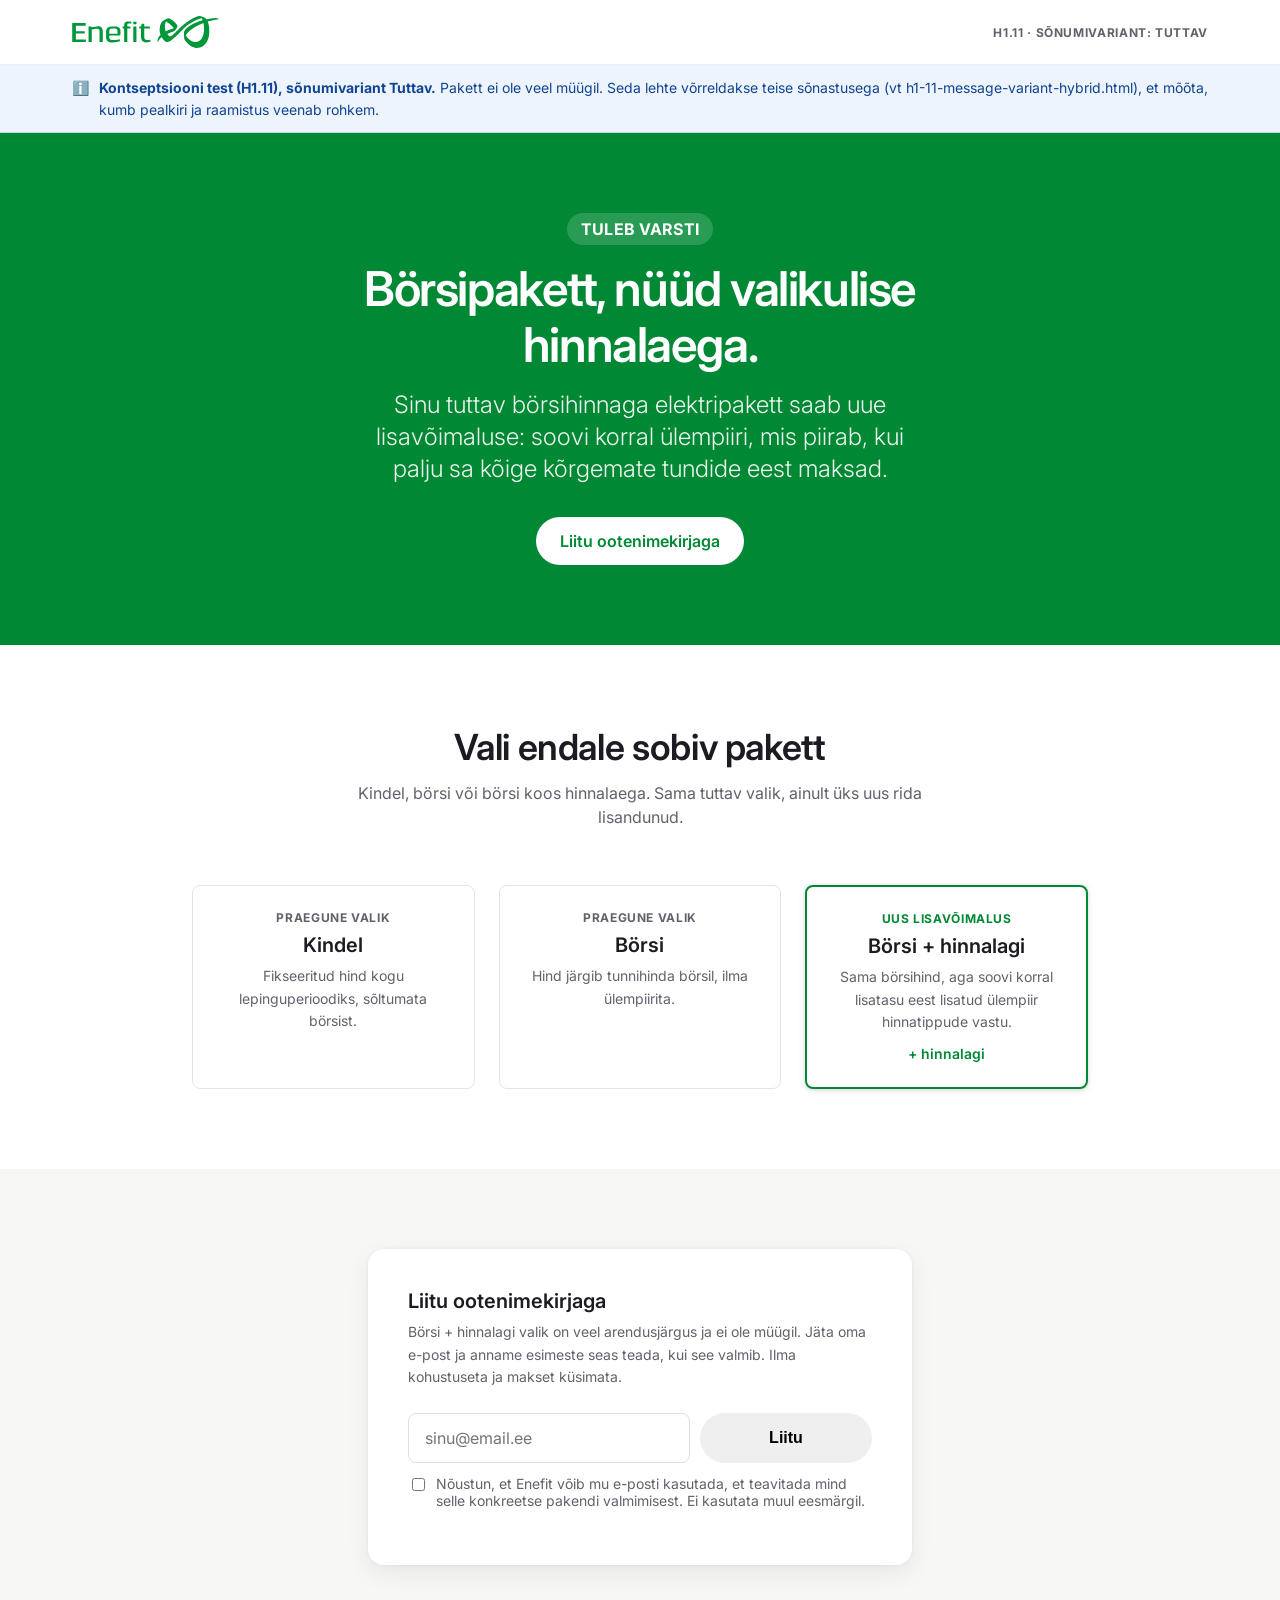
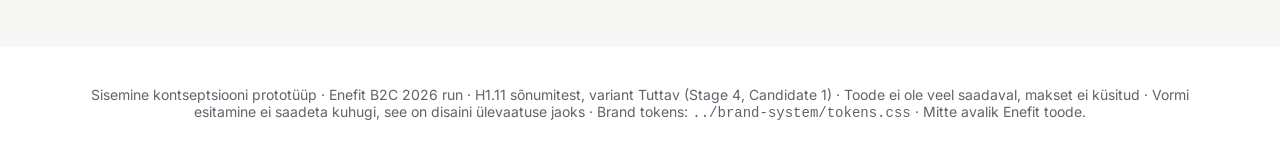
<file: agentic-pdlc/prototype/candidate-1-tests/h1-11-message-variant-existing.html>
<!doctype html>
<html lang="et">
<head>
<meta charset="UTF-8" />
<meta name="viewport" content="width=device-width, initial-scale=1.0" />
<link rel="icon" href="data:image/svg+xml,%3Csvg xmlns='http://www.w3.org/2000/svg' viewBox='0 0 32 32'%3E%3Ccircle cx='16' cy='16' r='16' fill='%2300973A'/%3E%3Cpath d='M10 9h13v3.4H13.4v3.6H21v3.4h-7.6v3.6H23V26H10z' fill='%23fff'/%3E%3C/svg%3E" />
<title>Hinnakaitse hübriidpakett: Enefit (kontseptsioon, sõnumivariant Tuttav, H1.11)</title>
<link rel="preconnect" href="https://fonts.googleapis.com">
<link rel="preconnect" href="https://fonts.gstatic.com" crossorigin>
<link href="https://fonts.googleapis.com/css2?family=Inter:wght@300;400;600;700&display=swap" rel="stylesheet">
<link rel="stylesheet" href="../brand-system/tokens.css" />
<style>
  * { box-sizing: border-box; }
  html, body { margin: 0; padding: 0; }
  body {
    font-family: var(--eds-heading-h1-font-family-laptop, "Inter"), sans-serif;
    color: var(--eds-color-static-text-on-basic-headline, #16181d);
    background: #fff;
    -webkit-font-smoothing: antialiased;
  }
  a { color: inherit; text-decoration: none; }
  .wrap { max-width: 75rem; margin: 0 auto; padding-left: var(--eds-grid-margin-laptop, 1.5rem); padding-right: var(--eds-grid-margin-laptop, 1.5rem); }
  header { border-bottom: 1px solid rgba(0,0,0,.06); }
  .header-inner { display: flex; align-items: center; justify-content: space-between; padding-block: var(--eds-spacing-16, 1rem); }
  .logo img { display: block; height: 2rem; width: auto; }
  .variant-tag { font-size: .75rem; font-weight: 700; letter-spacing: .04rem; color: var(--eds-color-static-text-on-basic-supportive, #5b6270); text-transform: uppercase; }

  .notice-banner { background: var(--eds-color-static-bg-info-main, #edf4fe); border-bottom: 1px solid var(--eds-color-static-stroke-info-main, #b8d4ff); }
  .notice-banner .wrap { display: flex; align-items: flex-start; gap: .625rem; padding-block: var(--eds-spacing-12, .75rem); font-size: .875rem; line-height: 1.35rem; color: var(--eds-color-static-text-info-body, #114491); }
  .notice-banner strong { color: var(--eds-color-static-text-info-headline, #114491); }

  .hero { background: var(--eds-color-static-bg-accent-main, #00973A); color: #fff; }
  .hero-inner { padding-block: var(--eds-spacing-80, 5rem); text-align: center; }
  .eyebrow { display: inline-block; font-size: 1rem; font-weight: 700; letter-spacing: .01rem; text-transform: uppercase; background: rgba(255,255,255,.16); padding: .375rem .875rem; border-radius: var(--eds-radius-full, 62.438rem); margin-bottom: var(--eds-spacing-16, 1rem); }
  .hero h1 { font-size: var(--eds-heading-h1-font-size-laptop, 3rem); font-weight: 600; letter-spacing: -.09rem; line-height: var(--eds-heading-h1-line-height-laptop, 3.5rem); margin: 0 auto var(--eds-spacing-16, 1rem); max-width: 40rem; }
  .hero p.lead { font-size: var(--eds-heading-leadtext-font-size-laptop, 1.5rem); font-weight: 300; line-height: var(--eds-heading-leadtext-line-height-laptop, 2rem); color: rgba(255,255,255,.92); margin: 0 auto var(--eds-spacing-32, 2rem); max-width: 36rem; }
  .btn { display: inline-flex; align-items: center; justify-content: center; border: none; cursor: pointer; font-weight: 600; font-size: 1rem; line-height: 1.25rem; padding: .875rem 1.5rem; border-radius: var(--eds-radius-full, 62.438rem); }
  .hero .btn-primary { background: #fff; color: var(--eds-color-static-bg-accent-main, #00973A); }
  .hero .btn-primary:hover { background: #f2f2f2; }

  .section { padding-block: var(--eds-spacing-80, 5rem); }
  .section h2 { font-size: var(--eds-heading-h2-font-size-laptop, 2.25rem); font-weight: 600; letter-spacing: -.023rem; line-height: 2.75rem; margin: 0 0 var(--eds-spacing-12, .75rem); text-align: center; }
  .section .sub { text-align: center; max-width: 40rem; margin: 0 auto var(--eds-spacing-56, 3.5rem); font-size: 1rem; line-height: 1.5rem; color: var(--eds-color-static-text-on-basic-supportive, #5b6270); }

  .package-picker { display: grid; grid-template-columns: repeat(3, 1fr); gap: var(--eds-spacing-24, 1.5rem); max-width: 56rem; margin: 0 auto; }
  .package-option { padding: var(--eds-spacing-24, 1.5rem); border-radius: var(--eds-radius-main, .5rem); border: 1px solid rgba(0,0,0,.1); text-align: center; }
  .package-option.highlight { border: 2px solid var(--eds-color-static-bg-accent-main, #00973A); box-shadow: var(--eds-shadow-100, 0 1px 4px rgba(0,0,0,.08)); }
  .package-option .tag { font-size: .75rem; font-weight: 700; letter-spacing: .04rem; text-transform: uppercase; color: var(--eds-color-static-text-on-basic-supportive, #5b6270); margin-bottom: var(--eds-spacing-8, .5rem); }
  .package-option.highlight .tag { color: var(--eds-color-static-bg-accent-main, #00973A); }
  .package-option h3 { font-size: 1.25rem; font-weight: 600; margin: 0 0 var(--eds-spacing-8, .5rem); }
  .package-option p { margin: 0; font-size: .875rem; color: var(--eds-color-static-text-on-basic-supportive, #5b6270); line-height: 1.4rem; }
  .package-option .plus { display: inline-block; margin-top: var(--eds-spacing-12, .75rem); font-size: .875rem; font-weight: 600; color: var(--eds-color-static-bg-accent-main, #00973A); }

  /* ---------- Waitlist ---------- */
  .waitlist-wrap { background: #f7f8f6; }
  .waitlist-card {
    max-width: 34rem;
    margin: 0 auto;
    background: #fff;
    border-radius: var(--eds-radius-modal, 1rem);
    box-shadow: var(--eds-shadow-200, 0px 0px 4px rgba(0,0,0,.05), 0px 8px 24px rgba(0,0,0,.07));
    padding: var(--eds-spacing-40, 2.5rem);
  }
  .waitlist-card h3 { margin: 0 0 var(--eds-spacing-8, .5rem); font-size: 1.25rem; font-weight: 600; }
  .waitlist-card p.hint { margin: 0 0 var(--eds-spacing-24, 1.5rem); color: var(--eds-color-static-text-on-basic-supportive, #5b6270); font-size: .875rem; line-height: 1.4rem; }
  .form-row { display: flex; gap: .625rem; margin-bottom: var(--eds-spacing-12, .75rem); }
  .form-row input[type="email"] {
    flex: 1;
    padding: .875rem 1rem;
    border-radius: var(--eds-radius-main, .5rem);
    border: 1px solid var(--eds-color-action-stroke-form-default, #dfe0e3);
    font-size: 1rem;
    font-family: inherit;
  }
  .form-row input[type="email"]:focus { outline: 2px solid var(--eds-color-static-bg-accent-main, #00973A); outline-offset: 1px; }
  .consent { display: flex; gap: .5rem; align-items: flex-start; font-size: .875rem; color: var(--eds-color-static-text-on-basic-supportive, #5b6270); margin-bottom: var(--eds-spacing-16, 1rem); }
  .consent input { margin-top: .2rem; }
  .waitlist-card .btn { width: 100%; }
  .thankyou { display: none; text-align: center; padding-block: var(--eds-spacing-16, 1rem); }
  .thankyou .check {
    width: 3rem; height: 3rem; margin: 0 auto var(--eds-spacing-12, .75rem);
    border-radius: 50%;
    background: var(--eds-color-static-bg-success-main, #f0fbe7);
    color: var(--eds-color-static-icon-success-main, #417815);
    display: flex; align-items: center; justify-content: center;
    font-size: 1.5rem;
  }
  .waitlist-card.submitted .form-state { display: none; }
  .waitlist-card.submitted .thankyou { display: block; }

  footer { border-top: 1px solid rgba(0,0,0,.06); padding-block: var(--eds-spacing-40, 2.5rem); text-align: center; font-size: .875rem; color: var(--eds-color-static-text-on-basic-supportive, #5b6270); }

  @media (max-width: 64rem) { .package-picker { grid-template-columns: 1fr; } .form-row { flex-direction: column; } }
</style>
</head>
<body>

  <header>
    <div class="wrap header-inner">
      <a class="logo" href="#" aria-label="Enefit">
        <img src="../brand-system/logo.svg" alt="Enefit" />
      </a>
      <span class="variant-tag">H1.11 · Sõnumivariant: Tuttav</span>
    </div>
  </header>

  <div class="notice-banner">
    <div class="wrap">
      <span>ℹ️</span>
      <div><strong>Kontseptsiooni test (H1.11), sõnumivariant Tuttav.</strong> Pakett ei ole veel müügil. Seda lehte võrreldakse teise sõnastusega (vt h1-11-message-variant-hybrid.html), et mõõta, kumb pealkiri ja raamistus veenab rohkem.</div>
    </div>
  </div>

  <section class="hero">
    <div class="wrap hero-inner">
      <span class="eyebrow">Tuleb varsti</span>
      <h1>Börsipakett, nüüd valikulise hinnalaega.</h1>
      <p class="lead">Sinu tuttav börsihinnaga elektripakett saab uue lisavõimaluse: soovi korral ülempiiri, mis piirab, kui palju sa kõige kõrgemate tundide eest maksad.</p>
      <a class="btn btn-primary" href="#ootenimekiri">Liitu ootenimekirjaga</a>
    </div>
  </section>

  <section class="section" id="how">
    <div class="wrap">
      <h2>Vali endale sobiv pakett</h2>
      <p class="sub">Kindel, börsi või börsi koos hinnalaega. Sama tuttav valik, ainult üks uus rida lisandunud.</p>
      <div class="package-picker">
        <div class="package-option">
          <div class="tag">Praegune valik</div>
          <h3>Kindel</h3>
          <p>Fikseeritud hind kogu lepinguperioodiks, sõltumata börsist.</p>
        </div>
        <div class="package-option">
          <div class="tag">Praegune valik</div>
          <h3>Börsi</h3>
          <p>Hind järgib tunnihinda börsil, ilma ülempiirita.</p>
        </div>
        <div class="package-option highlight">
          <div class="tag">Uus lisavõimalus</div>
          <h3>Börsi + hinnalagi</h3>
          <p>Sama börsihind, aga soovi korral lisatasu eest lisatud ülempiir hinnatippude vastu.</p>
          <span class="plus">+ hinnalagi</span>
        </div>
      </div>
    </div>
  </section>

  <section class="section waitlist-wrap" id="ootenimekiri">
    <div class="wrap">
      <div class="waitlist-card" id="waitlistCard">
        <div class="form-state">
          <h3>Liitu ootenimekirjaga</h3>
          <p class="hint">Börsi + hinnalagi valik on veel arendusjärgus ja ei ole müügil. Jäta oma e-post ja anname esimeste seas teada, kui see valmib. Ilma kohustuseta ja makset küsimata.</p>
          <form id="waitlistForm">
            <div class="form-row">
              <input type="email" required placeholder="sinu@email.ee" aria-label="E-posti aadress" />
              <button type="submit" class="btn btn-primary">Liitu</button>
            </div>
            <label class="consent">
              <input type="checkbox" required />
              <span>Nõustun, et Enefit võib mu e-posti kasutada, et teavitada mind selle konkreetse pakendi valmimisest. Ei kasutata muul eesmärgil.</span>
            </label>
          </form>
        </div>
        <div class="thankyou">
          <div class="check">✓</div>
          <h3>Aitäh!</h3>
          <p class="hint" style="margin-bottom:0;">Anname teada, kui börsi + hinnalagi valik valmib. Sinult ei ole midagi ostetud ja makset ei küsitud.</p>
        </div>
      </div>
    </div>
  </section>

  <footer>
    <div class="wrap">
      Sisemine kontseptsiooni prototüüp · Enefit B2C 2026 run · H1.11 sõnumitest, variant Tuttav (Stage 4, Candidate 1) · Toode ei ole veel saadaval, makset ei küsitud · Vormi esitamine ei saadeta kuhugi, see on disaini ülevaatuse jaoks · Brand tokens: <code>../brand-system/tokens.css</code> · Mitte avalik Enefit toode.
    </div>
  </footer>

  <script>
    document.getElementById('waitlistForm').addEventListener('submit', function (e) {
      e.preventDefault();
      document.getElementById('waitlistCard').classList.add('submitted');
    });
  </script>

</body>
</html>
</file>
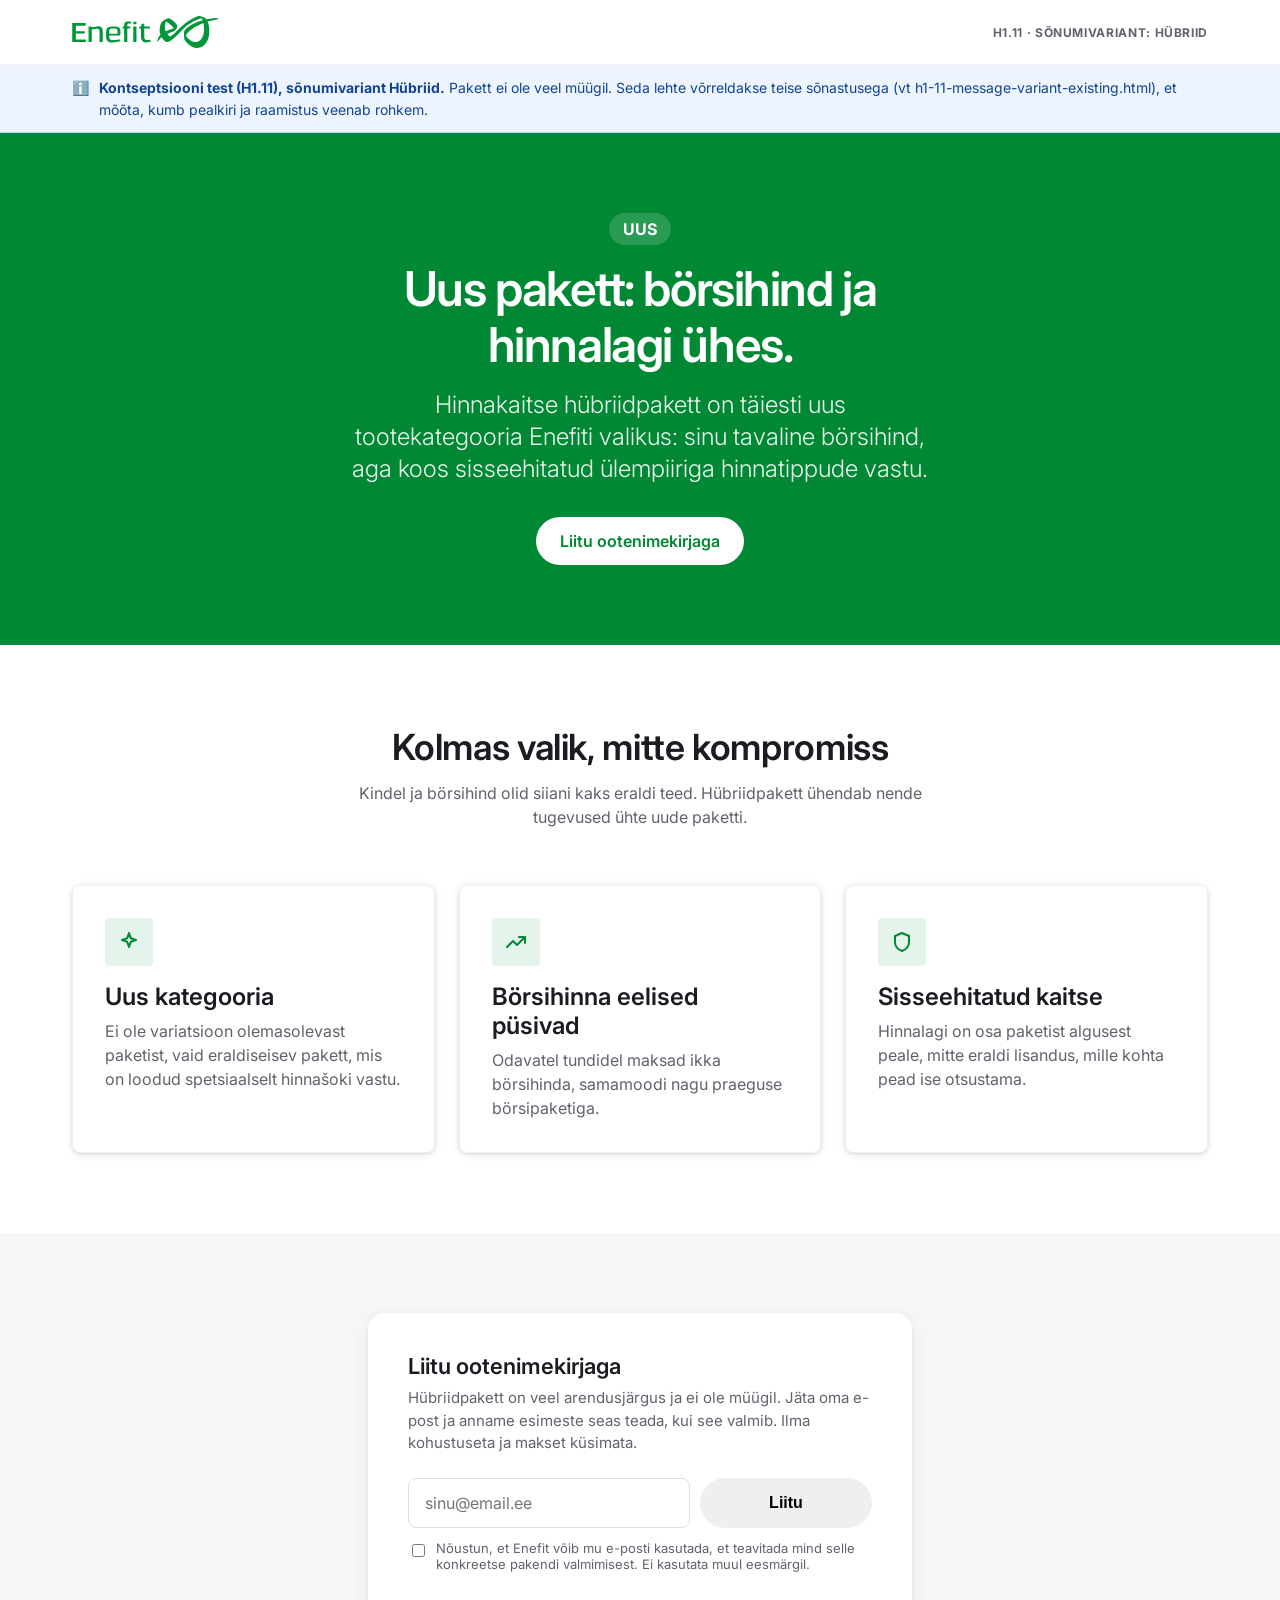
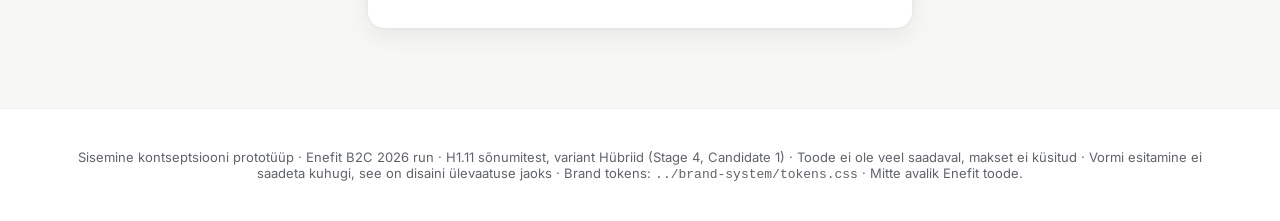
<file: agentic-pdlc/prototype/candidate-1-tests/h1-11-message-variant-hybrid.html>
<!doctype html>
<html lang="et">
<head>
<meta charset="UTF-8" />
<meta name="viewport" content="width=device-width, initial-scale=1.0" />
<link rel="icon" href="data:image/svg+xml,%3Csvg xmlns='http://www.w3.org/2000/svg' viewBox='0 0 32 32'%3E%3Ccircle cx='16' cy='16' r='16' fill='%2300973A'/%3E%3Cpath d='M10 9h13v3.4H13.4v3.6H21v3.4h-7.6v3.6H23V26H10z' fill='%23fff'/%3E%3C/svg%3E" />
<title>Hinnakaitse hübriidpakett: Enefit (kontseptsioon, sõnumivariant Hübriid, H1.11)</title>
<link rel="preconnect" href="https://fonts.googleapis.com">
<link rel="preconnect" href="https://fonts.gstatic.com" crossorigin>
<link href="https://fonts.googleapis.com/css2?family=Inter:wght@300;400;600;700&display=swap" rel="stylesheet">
<link rel="stylesheet" href="../brand-system/tokens.css" />
<style>
  * { box-sizing: border-box; }
  html, body { margin: 0; padding: 0; }
  body {
    font-family: var(--eds-heading-h1-font-family-laptop, "Inter"), sans-serif;
    color: var(--eds-color-static-text-on-basic-headline, #16181d);
    background: #fff;
    -webkit-font-smoothing: antialiased;
  }
  a { color: inherit; text-decoration: none; }
  .wrap { max-width: 75rem; margin: 0 auto; padding-left: var(--eds-grid-margin-laptop, 1.5rem); padding-right: var(--eds-grid-margin-laptop, 1.5rem); }
  header { border-bottom: 1px solid rgba(0,0,0,.06); }
  .header-inner { display: flex; align-items: center; justify-content: space-between; padding-block: var(--eds-spacing-16, 1rem); }
  .logo img { display: block; height: 2rem; width: auto; }
  .variant-tag { font-size: .75rem; font-weight: 700; letter-spacing: .04rem; color: var(--eds-color-static-text-on-basic-supportive, #5b6270); text-transform: uppercase; }

  .notice-banner { background: var(--eds-color-static-bg-info-main, #edf4fe); border-bottom: 1px solid var(--eds-color-static-stroke-info-main, #b8d4ff); }
  .notice-banner .wrap { display: flex; align-items: flex-start; gap: .625rem; padding-block: var(--eds-spacing-12, .75rem); font-size: .875rem; line-height: 1.35rem; color: var(--eds-color-static-text-info-body, #114491); }
  .notice-banner strong { color: var(--eds-color-static-text-info-headline, #114491); }

  .hero { background: var(--eds-color-static-bg-accent-main, #00973A); color: #fff; }
  .hero-inner { padding-block: var(--eds-spacing-80, 5rem); text-align: center; }
  .eyebrow { display: inline-block; font-size: 1rem; font-weight: 700; letter-spacing: .01rem; text-transform: uppercase; background: rgba(255,255,255,.16); padding: .375rem .875rem; border-radius: var(--eds-radius-full, 62.438rem); margin-bottom: var(--eds-spacing-16, 1rem); }
  .hero h1 { font-size: var(--eds-heading-h1-font-size-laptop, 3rem); font-weight: 600; letter-spacing: -.09rem; line-height: var(--eds-heading-h1-line-height-laptop, 3.5rem); margin: 0 auto var(--eds-spacing-16, 1rem); max-width: 40rem; }
  .hero p.lead { font-size: var(--eds-heading-leadtext-font-size-laptop, 1.5rem); font-weight: 300; line-height: var(--eds-heading-leadtext-line-height-laptop, 2rem); color: rgba(255,255,255,.92); margin: 0 auto var(--eds-spacing-32, 2rem); max-width: 36rem; }
  .btn { display: inline-flex; align-items: center; justify-content: center; border: none; cursor: pointer; font-weight: 600; font-size: 1rem; line-height: 1.25rem; padding: .875rem 1.5rem; border-radius: var(--eds-radius-full, 62.438rem); }
  .hero .btn-primary { background: #fff; color: var(--eds-color-static-bg-accent-main, #00973A); }
  .hero .btn-primary:hover { background: #f2f2f2; }

  .section { padding-block: var(--eds-spacing-80, 5rem); }
  .section h2 { font-size: var(--eds-heading-h2-font-size-laptop, 2.25rem); font-weight: 600; letter-spacing: -.023rem; line-height: 2.75rem; margin: 0 0 var(--eds-spacing-12, .75rem); text-align: center; }
  .section .sub { text-align: center; max-width: 40rem; margin: 0 auto var(--eds-spacing-56, 3.5rem); font-size: 1rem; line-height: 1.5rem; color: var(--eds-color-static-text-on-basic-supportive, #5b6270); }
  .cards3 { display: grid; grid-template-columns: repeat(3, 1fr); gap: var(--eds-spacing-24, 1.5rem); }
  .value-card { padding: var(--eds-spacing-32, 2rem); border-radius: var(--eds-radius-main, .5rem); box-shadow: var(--eds-shadow-100, 0 1px 4px rgba(0,0,0,.08)); border: 1px solid rgba(0,0,0,.06); }
  .value-card .icon { width: 3rem; height: 3rem; border-radius: var(--eds-radius-small, .25rem); background: rgba(0,151,58,.1); color: var(--eds-color-static-bg-accent-main, #00973A); display: flex; align-items: center; justify-content: center; font-size: 1.5rem; margin-bottom: var(--eds-spacing-16, 1rem); }
  .value-card h3 { font-size: 1.5rem; font-weight: 600; margin: 0 0 var(--eds-spacing-8, .5rem); }
  .value-card p { margin: 0; color: var(--eds-color-static-text-on-basic-supportive, #5b6270); line-height: 1.5rem; }

  /* ---------- Waitlist ---------- */
  .waitlist-wrap { background: #f7f8f6; }
  .waitlist-card {
    max-width: 34rem;
    margin: 0 auto;
    background: #fff;
    border-radius: var(--eds-radius-modal, 1rem);
    box-shadow: var(--eds-shadow-200, 0px 0px 4px rgba(0,0,0,.05), 0px 8px 24px rgba(0,0,0,.07));
    padding: var(--eds-spacing-40, 2.5rem);
  }
  .waitlist-card h3 { margin: 0 0 var(--eds-spacing-8, .5rem); font-size: 1.375rem; font-weight: 600; }
  .waitlist-card p.hint { margin: 0 0 var(--eds-spacing-24, 1.5rem); color: var(--eds-color-static-text-on-basic-supportive, #5b6270); font-size: .9375rem; line-height: 1.4rem; }
  .form-row { display: flex; gap: .625rem; margin-bottom: var(--eds-spacing-12, .75rem); }
  .form-row input[type="email"] {
    flex: 1;
    padding: .875rem 1rem;
    border-radius: var(--eds-radius-main, .5rem);
    border: 1px solid var(--eds-color-action-stroke-form-default, #dfe0e3);
    font-size: 1rem;
    font-family: inherit;
  }
  .form-row input[type="email"]:focus { outline: 2px solid var(--eds-color-static-bg-accent-main, #00973A); outline-offset: 1px; }
  .consent { display: flex; gap: .5rem; align-items: flex-start; font-size: .8125rem; color: var(--eds-color-static-text-on-basic-supportive, #5b6270); margin-bottom: var(--eds-spacing-16, 1rem); }
  .consent input { margin-top: .2rem; }
  .waitlist-card .btn { width: 100%; }
  .thankyou { display: none; text-align: center; padding-block: var(--eds-spacing-16, 1rem); }
  .thankyou .check {
    width: 3rem; height: 3rem; margin: 0 auto var(--eds-spacing-12, .75rem);
    border-radius: 50%;
    background: var(--eds-color-static-bg-success-main, #f0fbe7);
    color: var(--eds-color-static-icon-success-main, #417815);
    display: flex; align-items: center; justify-content: center;
    font-size: 1.5rem;
  }
  .waitlist-card.submitted .form-state { display: none; }
  .waitlist-card.submitted .thankyou { display: block; }

  footer { border-top: 1px solid rgba(0,0,0,.06); padding-block: var(--eds-spacing-40, 2.5rem); text-align: center; font-size: .8125rem; color: var(--eds-color-static-text-on-basic-supportive, #5b6270); }

  @media (max-width: 64rem) { .cards3 { grid-template-columns: 1fr; } .form-row { flex-direction: column; } }
</style>
</head>
<body>

  <header>
    <div class="wrap header-inner">
      <a class="logo" href="#" aria-label="Enefit">
        <img src="../brand-system/logo.svg" alt="Enefit" />
      </a>
      <span class="variant-tag">H1.11 · Sõnumivariant: Hübriid</span>
    </div>
  </header>

  <div class="notice-banner">
    <div class="wrap">
      <span>ℹ️</span>
      <div><strong>Kontseptsiooni test (H1.11), sõnumivariant Hübriid.</strong> Pakett ei ole veel müügil. Seda lehte võrreldakse teise sõnastusega (vt h1-11-message-variant-existing.html), et mõõta, kumb pealkiri ja raamistus veenab rohkem.</div>
    </div>
  </div>

  <section class="hero">
    <div class="wrap hero-inner">
      <span class="eyebrow">Uus</span>
      <h1>Uus pakett: börsihind ja hinnalagi ühes.</h1>
      <p class="lead">Hinnakaitse hübriidpakett on täiesti uus tootekategooria Enefiti valikus: sinu tavaline börsihind, aga koos sisseehitatud ülempiiriga hinnatippude vastu.</p>
      <a class="btn btn-primary" href="#ootenimekiri">Liitu ootenimekirjaga</a>
    </div>
  </section>

  <section class="section" id="how">
    <div class="wrap">
      <h2>Kolmas valik, mitte kompromiss</h2>
      <p class="sub">Kindel ja börsihind olid siiani kaks eraldi teed. Hübriidpakett ühendab nende tugevused ühte uude paketti.</p>
      <div class="cards3">
        <div class="value-card">
          <div class="icon"><svg width="24" height="24" viewBox="0 0 24 24" fill="none" stroke="currentColor" stroke-width="2" stroke-linecap="round" stroke-linejoin="round"><path d="M12 3l1.8 5.2L19 10l-5.2 1.8L12 17l-1.8-5.2L5 10l5.2-1.8z"/></svg></div>
          <h3>Uus kategooria</h3>
          <p>Ei ole variatsioon olemasolevast paketist, vaid eraldiseisev pakett, mis on loodud spetsiaalselt hinnašoki vastu.</p>
        </div>
        <div class="value-card">
          <div class="icon"><svg width="24" height="24" viewBox="0 0 24 24" fill="none" stroke="currentColor" stroke-width="2" stroke-linecap="round" stroke-linejoin="round"><polyline points="3 17 9 11 13 15 21 7"/><polyline points="15 7 21 7 21 13"/></svg></div>
          <h3>Börsihinna eelised püsivad</h3>
          <p>Odavatel tundidel maksad ikka börsihinda, samamoodi nagu praeguse börsipaketiga.</p>
        </div>
        <div class="value-card">
          <div class="icon"><svg width="24" height="24" viewBox="0 0 24 24" fill="none" stroke="currentColor" stroke-width="2" stroke-linecap="round" stroke-linejoin="round"><path d="M12 3l7 3v6c0 4.5-3 7.5-7 9-4-1.5-7-4.5-7-9V6l7-3z"/></svg></div>
          <h3>Sisseehitatud kaitse</h3>
          <p>Hinnalagi on osa paketist algusest peale, mitte eraldi lisandus, mille kohta pead ise otsustama.</p>
        </div>
      </div>
    </div>
  </section>

  <section class="section waitlist-wrap" id="ootenimekiri">
    <div class="wrap">
      <div class="waitlist-card" id="waitlistCard">
        <div class="form-state">
          <h3>Liitu ootenimekirjaga</h3>
          <p class="hint">Hübriidpakett on veel arendusjärgus ja ei ole müügil. Jäta oma e-post ja anname esimeste seas teada, kui see valmib. Ilma kohustuseta ja makset küsimata.</p>
          <form id="waitlistForm">
            <div class="form-row">
              <input type="email" required placeholder="sinu@email.ee" aria-label="E-posti aadress" />
              <button type="submit" class="btn btn-primary">Liitu</button>
            </div>
            <label class="consent">
              <input type="checkbox" required />
              <span>Nõustun, et Enefit võib mu e-posti kasutada, et teavitada mind selle konkreetse pakendi valmimisest. Ei kasutata muul eesmärgil.</span>
            </label>
          </form>
        </div>
        <div class="thankyou">
          <div class="check">✓</div>
          <h3>Aitäh!</h3>
          <p class="hint" style="margin-bottom:0;">Anname teada, kui hinnakaitse hübriidpakett valmib. Sinult ei ole midagi ostetud ja makset ei küsitud.</p>
        </div>
      </div>
    </div>
  </section>

  <footer>
    <div class="wrap">
      Sisemine kontseptsiooni prototüüp · Enefit B2C 2026 run · H1.11 sõnumitest, variant Hübriid (Stage 4, Candidate 1) · Toode ei ole veel saadaval, makset ei küsitud · Vormi esitamine ei saadeta kuhugi, see on disaini ülevaatuse jaoks · Brand tokens: <code>../brand-system/tokens.css</code> · Mitte avalik Enefit toode.
    </div>
  </footer>

  <script>
    document.getElementById('waitlistForm').addEventListener('submit', function (e) {
      e.preventDefault();
      document.getElementById('waitlistCard').classList.add('submitted');
    });
  </script>

</body>
</html>
</file>
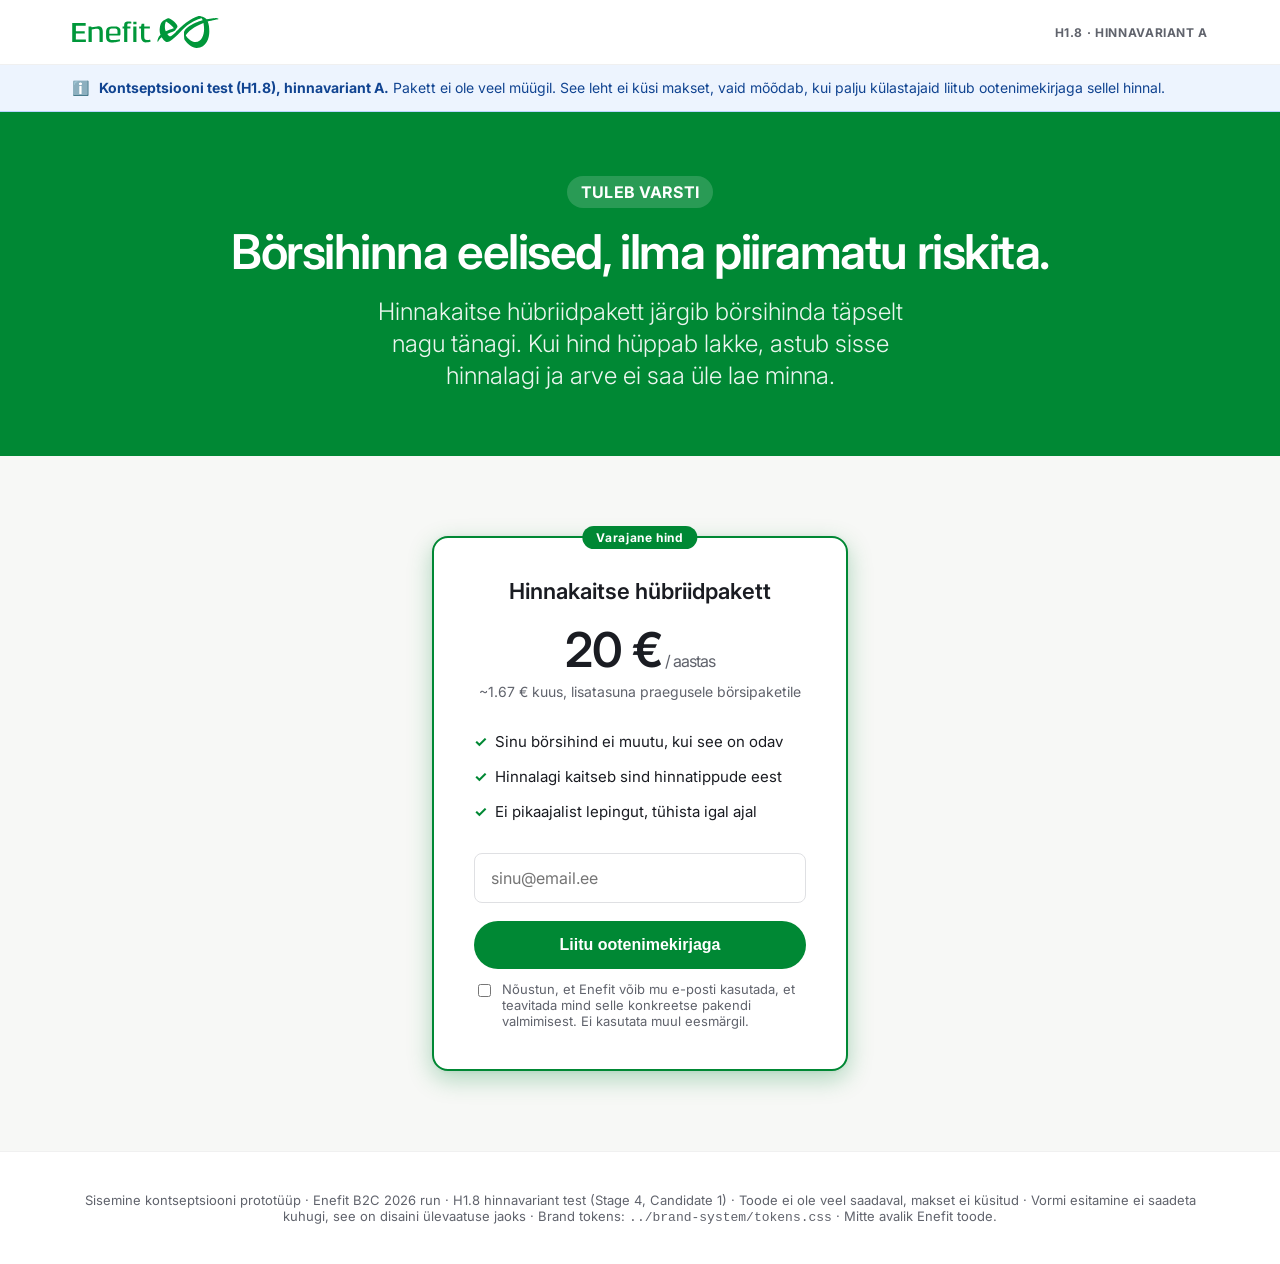
<file: agentic-pdlc/prototype/candidate-1-tests/h1-8-price-variant-a.html>
<!doctype html>
<html lang="et">
<head>
<meta charset="UTF-8" />
<meta name="viewport" content="width=device-width, initial-scale=1.0" />
<link rel="icon" href="data:image/svg+xml,%3Csvg xmlns='http://www.w3.org/2000/svg' viewBox='0 0 32 32'%3E%3Ccircle cx='16' cy='16' r='16' fill='%2300973A'/%3E%3Cpath d='M10 9h13v3.4H13.4v3.6H21v3.4h-7.6v3.6H23V26H10z' fill='%23fff'/%3E%3C/svg%3E" />
<title>Hinnakaitse hübriidpakett: Enefit (kontseptsioon, hinnavariant A, H1.8)</title>
<link rel="preconnect" href="https://fonts.googleapis.com">
<link rel="preconnect" href="https://fonts.gstatic.com" crossorigin>
<link href="https://fonts.googleapis.com/css2?family=Inter:wght@300;400;600;700&display=swap" rel="stylesheet">
<link rel="stylesheet" href="../brand-system/tokens.css" />
<style>
  * { box-sizing: border-box; }
  html, body { margin: 0; padding: 0; }
  body {
    font-family: var(--eds-heading-h1-font-family-laptop, "Inter"), sans-serif;
    color: var(--eds-color-static-text-on-basic-headline, #16181d);
    background: #fff;
    -webkit-font-smoothing: antialiased;
  }
  a { color: inherit; text-decoration: none; }
  .wrap {
    max-width: 75rem;
    margin: 0 auto;
    padding-left: var(--eds-grid-margin-laptop, 1.5rem);
    padding-right: var(--eds-grid-margin-laptop, 1.5rem);
  }
  header { border-bottom: 1px solid rgba(0,0,0,.06); }
  .header-inner { display: flex; align-items: center; justify-content: space-between; padding-block: var(--eds-spacing-16, 1rem); }
  .logo img { display: block; height: 2rem; width: auto; }
  .variant-tag {
    font-size: .75rem; font-weight: 700; letter-spacing: .04rem;
    color: var(--eds-color-static-text-on-basic-supportive, #5b6270);
    text-transform: uppercase;
  }
  .btn {
    display: inline-flex; align-items: center; justify-content: center;
    border: none; cursor: pointer; font-weight: 600; font-size: 1rem; line-height: 1.25rem;
    padding: .875rem 1.5rem; border-radius: var(--eds-radius-full, 62.438rem);
    transition: background-color .15s ease;
  }
  .btn-primary { background: var(--eds-color-action-bg-button-primary-default, rgb(0,136,52)); color: #fff; }
  .btn-primary:hover { background: var(--eds-color-action-bg-button-primary-hover, rgb(0,126,48)); }

  .notice-banner {
    background: var(--eds-color-static-bg-info-main, #edf4fe);
    border-bottom: 1px solid var(--eds-color-static-stroke-info-main, #b8d4ff);
  }
  .notice-banner .wrap { display: flex; align-items: flex-start; gap: .625rem; padding-block: var(--eds-spacing-12, .75rem); font-size: .875rem; line-height: 1.35rem; color: var(--eds-color-static-text-info-body, #114491); }
  .notice-banner strong { color: var(--eds-color-static-text-info-headline, #114491); }

  .hero { background: var(--eds-color-static-bg-accent-main, #00973A); color: #fff; }
  .hero-inner { padding-block: var(--eds-spacing-64, 4rem); text-align: center; }
  .eyebrow {
    display: inline-block; font-size: 1rem; font-weight: 700; letter-spacing: .01rem; text-transform: uppercase;
    background: rgba(255,255,255,.16); padding: .375rem .875rem; border-radius: var(--eds-radius-full, 62.438rem);
    margin-bottom: var(--eds-spacing-16, 1rem);
  }
  .hero h1 {
    font-size: var(--eds-heading-h1-font-size-laptop, 3rem); font-weight: 600; letter-spacing: -.09rem;
    line-height: var(--eds-heading-h1-line-height-laptop, 3.5rem); margin: 0 0 var(--eds-spacing-16, 1rem);
  }
  .hero p.lead {
    font-size: var(--eds-heading-leadtext-font-size-laptop, 1.5rem); font-weight: 300;
    line-height: var(--eds-heading-leadtext-line-height-laptop, 2rem); color: rgba(255,255,255,.92);
    margin: 0 auto; max-width: 36rem;
  }

  .section { padding-block: var(--eds-spacing-80, 5rem); }
  .pricing-wrap { background: #f7f8f6; }
  .price-card {
    max-width: 26rem; margin: 0 auto; background: #fff;
    border-radius: var(--eds-radius-modal, 1rem);
    box-shadow: var(--eds-shadow-300-accent, 0px 0px 4px rgba(0,0,0,.05), 0px 8px 24px rgba(0,136,52,.3));
    border: 2px solid var(--eds-color-static-bg-accent-main, #00973A);
    padding: var(--eds-spacing-40, 2.5rem); text-align: center; position: relative;
  }
  .price-card .badge {
    position: absolute; top: -.75rem; left: 50%; transform: translateX(-50%);
    background: var(--eds-color-static-bg-accent-main, #00973A); color: #fff;
    font-size: .75rem; font-weight: 700; letter-spacing: .04rem;
    padding: .25rem .875rem; border-radius: var(--eds-radius-full, 62.438rem);
  }
  .price-card h3 { font-size: 1.375rem; font-weight: 600; margin: 0; }
  .price-card .amount { font-size: 3rem; font-weight: 600; letter-spacing: -.06rem; margin: var(--eds-spacing-16, 1rem) 0 0; }
  .price-card .amount span { font-size: 1rem; font-weight: 400; color: var(--eds-color-static-text-on-basic-supportive, #5b6270); }
  .price-card .permonth { font-size: .875rem; color: var(--eds-color-static-text-on-basic-supportive, #5b6270); margin-top: .25rem; }
  .price-card ul { list-style: none; padding: 0; margin: var(--eds-spacing-24, 1.5rem) 0; text-align: left; }
  .price-card li { display: flex; gap: .5rem; padding-block: .5rem; font-size: .9375rem; }
  .price-card li::before { content: "✓"; color: var(--eds-color-static-bg-accent-main, #00973A); font-weight: 700; }
  .price-card .btn { width: 100%; margin-top: var(--eds-spacing-8, .5rem); }
  .fineprint { text-align: center; font-size: .8125rem; color: var(--eds-color-static-text-on-basic-supportive, #5b6270); margin-top: var(--eds-spacing-16, 1rem); max-width: 30rem; margin-inline: auto; }

  .form-row { display: flex; flex-wrap: wrap; gap: .625rem; margin-top: var(--eds-spacing-16, 1rem); }
  .form-row input[type="email"] {
    min-width: 0;
    flex: 1;
    padding: .875rem 1rem;
    border-radius: var(--eds-radius-main, .5rem);
    border: 1px solid var(--eds-color-action-stroke-form-default, #dfe0e3);
    font-size: 1rem;
    font-family: inherit;
    text-align: left;
  }
  .form-row input[type="email"]:focus { outline: 2px solid var(--eds-color-static-bg-accent-main, #00973A); outline-offset: 1px; }
  .consent { display: flex; gap: .5rem; align-items: flex-start; text-align: left; font-size: .8125rem; color: var(--eds-color-static-text-on-basic-supportive, #5b6270); margin-top: var(--eds-spacing-12, .75rem); }
  .consent input { margin-top: .2rem; }

  .thankyou { display: none; text-align: center; }
  .thankyou .check {
    width: 3rem; height: 3rem; margin: 0 auto var(--eds-spacing-12, .75rem);
    border-radius: 50%; background: var(--eds-color-static-bg-success-main, #f0fbe7);
    color: var(--eds-color-static-icon-success-main, #417815);
    display: flex; align-items: center; justify-content: center; font-size: 1.5rem;
  }
  .price-card.submitted .price-state { display: none; }
  .price-card.submitted .thankyou { display: block; }

  footer { border-top: 1px solid rgba(0,0,0,.06); padding-block: var(--eds-spacing-40, 2.5rem); text-align: center; font-size: .8125rem; color: var(--eds-color-static-text-on-basic-supportive, #5b6270); }
</style>
</head>
<body>

  <header>
    <div class="wrap header-inner">
      <a class="logo" href="#" aria-label="Enefit">
        <img src="../brand-system/logo.svg" alt="Enefit" />
      </a>
      <span class="variant-tag">H1.8 · Hinnavariant A</span>
    </div>
  </header>

  <div class="notice-banner">
    <div class="wrap">
      <span>ℹ️</span>
      <div><strong>Kontseptsiooni test (H1.8), hinnavariant A.</strong> Pakett ei ole veel müügil. See leht ei küsi makset, vaid mõõdab, kui palju külastajaid liitub ootenimekirjaga sellel hinnal.</div>
    </div>
  </div>

  <section class="hero">
    <div class="wrap hero-inner">
      <span class="eyebrow">Tuleb varsti</span>
      <h1>Börsihinna eelised, ilma piiramatu riskita.</h1>
      <p class="lead">Hinnakaitse hübriidpakett järgib börsihinda täpselt nagu tänagi. Kui hind hüppab lakke, astub sisse hinnalagi ja arve ei saa üle lae minna.</p>
    </div>
  </section>

  <section class="section pricing-wrap" id="pricing">
    <div class="wrap">
      <div class="price-card" id="priceCard">
        <div class="price-state">
          <span class="badge">Varajane hind</span>
          <h3>Hinnakaitse hübriidpakett</h3>
          <div class="amount">20&nbsp;€<span>&nbsp;/ aastas</span></div>
          <div class="permonth">~1.67 € kuus, lisatasuna praegusele börsipaketile</div>
          <ul>
            <li>Sinu börsihind ei muutu, kui see on odav</li>
            <li>Hinnalagi kaitseb sind hinnatippude eest</li>
            <li>Ei pikaajalist lepingut, tühista igal ajal</li>
          </ul>
          <form id="waitlistForm">
            <div class="form-row">
              <input type="email" required placeholder="sinu@email.ee" aria-label="E-posti aadress" />
              <button type="submit" class="btn btn-primary">Liitu ootenimekirjaga</button>
            </div>
            <label class="consent">
              <input type="checkbox" required />
              <span>Nõustun, et Enefit võib mu e-posti kasutada, et teavitada mind selle konkreetse pakendi valmimisest. Ei kasutata muul eesmärgil.</span>
            </label>
          </form>
        </div>
        <div class="thankyou">
          <div class="check">✓</div>
          <h3>Aitäh!</h3>
          <p class="fineprint" style="margin-top:0;">Anname teada, kui pakett valmib. Sinult ei ole midagi ostetud ja makset ei küsitud.</p>
        </div>
      </div>
      <!-- H1.8 on kolmest testitavast hinnavariandist (vt B: 40 €, C: 60 €), mõõdab hinnatundlikkust enne pakendi lansseerimist. Sisemine märkus, ei kuvata külastajale. -->
    </div>
  </section>

  <footer>
    <div class="wrap">
      Sisemine kontseptsiooni prototüüp · Enefit B2C 2026 run · H1.8 hinnavariant test (Stage 4, Candidate 1) · Toode ei ole veel saadaval, makset ei küsitud · Vormi esitamine ei saadeta kuhugi, see on disaini ülevaatuse jaoks · Brand tokens: <code>../brand-system/tokens.css</code> · Mitte avalik Enefit toode.
    </div>
  </footer>

  <script>
    document.getElementById('waitlistForm').addEventListener('submit', function (e) {
      e.preventDefault();
      document.getElementById('priceCard').classList.add('submitted');
    });
  </script>

</body>
</html>
</file>
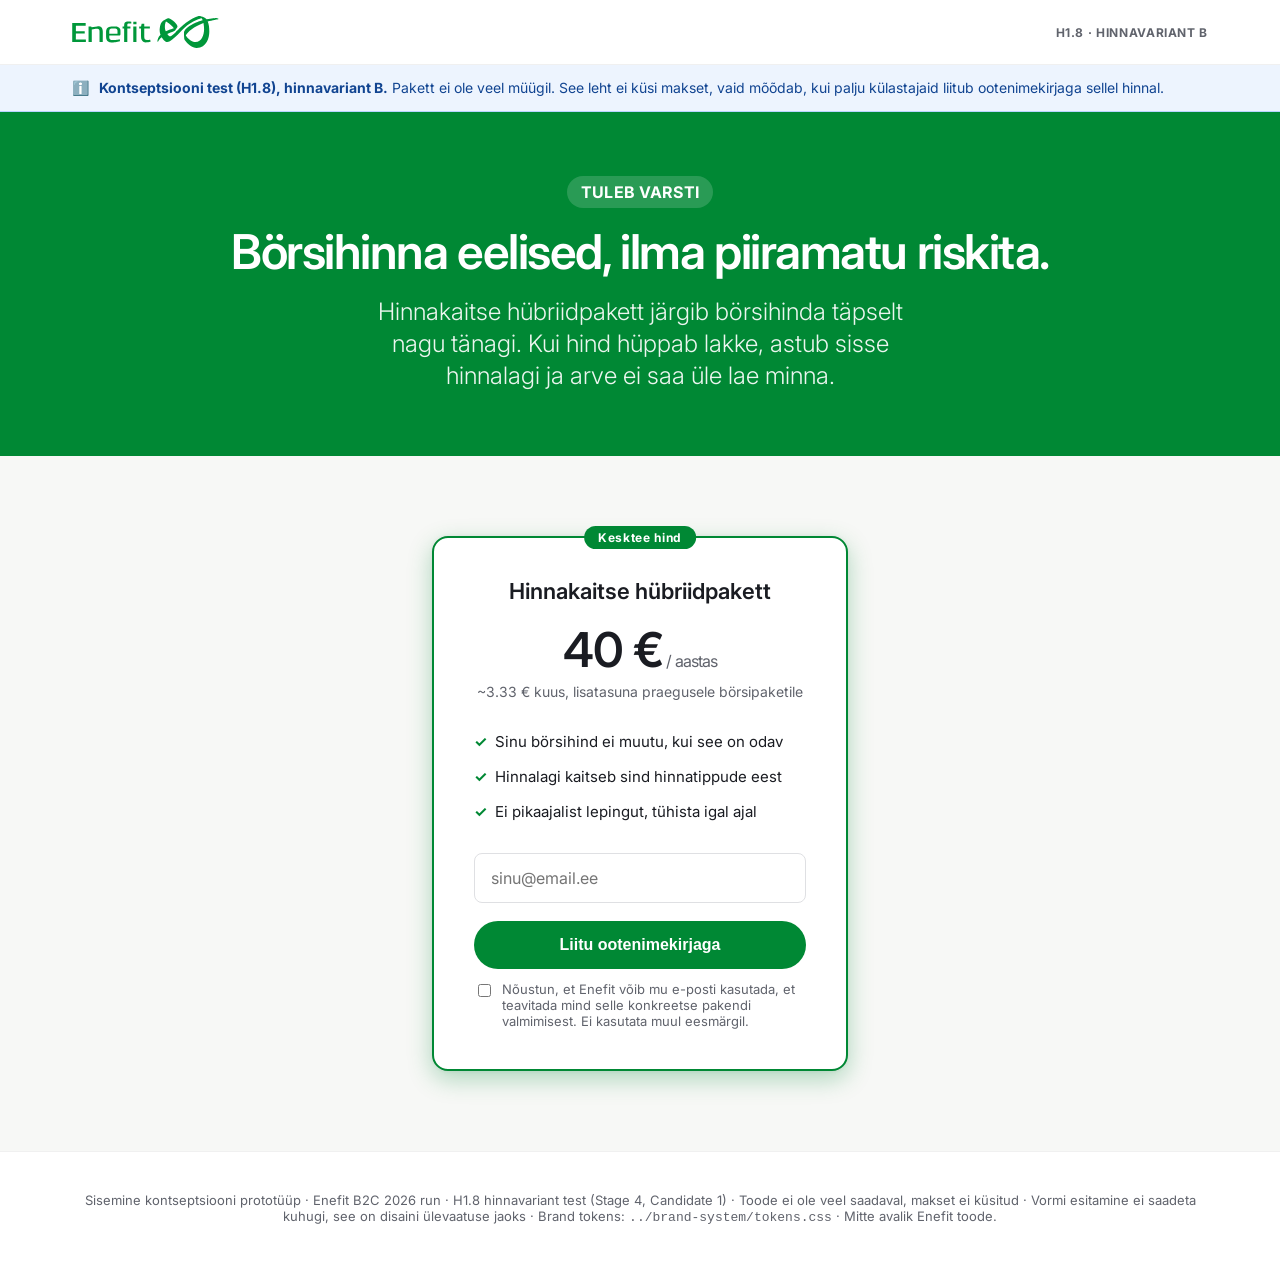
<file: agentic-pdlc/prototype/candidate-1-tests/h1-8-price-variant-b.html>
<!doctype html>
<html lang="et">
<head>
<meta charset="UTF-8" />
<meta name="viewport" content="width=device-width, initial-scale=1.0" />
<link rel="icon" href="data:image/svg+xml,%3Csvg xmlns='http://www.w3.org/2000/svg' viewBox='0 0 32 32'%3E%3Ccircle cx='16' cy='16' r='16' fill='%2300973A'/%3E%3Cpath d='M10 9h13v3.4H13.4v3.6H21v3.4h-7.6v3.6H23V26H10z' fill='%23fff'/%3E%3C/svg%3E" />
<title>Hinnakaitse hübriidpakett: Enefit (kontseptsioon, hinnavariant B, H1.8)</title>
<link rel="preconnect" href="https://fonts.googleapis.com">
<link rel="preconnect" href="https://fonts.gstatic.com" crossorigin>
<link href="https://fonts.googleapis.com/css2?family=Inter:wght@300;400;600;700&display=swap" rel="stylesheet">
<link rel="stylesheet" href="../brand-system/tokens.css" />
<style>
  * { box-sizing: border-box; }
  html, body { margin: 0; padding: 0; }
  body {
    font-family: var(--eds-heading-h1-font-family-laptop, "Inter"), sans-serif;
    color: var(--eds-color-static-text-on-basic-headline, #16181d);
    background: #fff;
    -webkit-font-smoothing: antialiased;
  }
  a { color: inherit; text-decoration: none; }
  .wrap {
    max-width: 75rem;
    margin: 0 auto;
    padding-left: var(--eds-grid-margin-laptop, 1.5rem);
    padding-right: var(--eds-grid-margin-laptop, 1.5rem);
  }
  header { border-bottom: 1px solid rgba(0,0,0,.06); }
  .header-inner { display: flex; align-items: center; justify-content: space-between; padding-block: var(--eds-spacing-16, 1rem); }
  .logo img { display: block; height: 2rem; width: auto; }
  .variant-tag {
    font-size: .75rem; font-weight: 700; letter-spacing: .04rem;
    color: var(--eds-color-static-text-on-basic-supportive, #5b6270);
    text-transform: uppercase;
  }
  .btn {
    display: inline-flex; align-items: center; justify-content: center;
    border: none; cursor: pointer; font-weight: 600; font-size: 1rem; line-height: 1.25rem;
    padding: .875rem 1.5rem; border-radius: var(--eds-radius-full, 62.438rem);
    transition: background-color .15s ease;
  }
  .btn-primary { background: var(--eds-color-action-bg-button-primary-default, rgb(0,136,52)); color: #fff; }
  .btn-primary:hover { background: var(--eds-color-action-bg-button-primary-hover, rgb(0,126,48)); }

  .notice-banner {
    background: var(--eds-color-static-bg-info-main, #edf4fe);
    border-bottom: 1px solid var(--eds-color-static-stroke-info-main, #b8d4ff);
  }
  .notice-banner .wrap { display: flex; align-items: flex-start; gap: .625rem; padding-block: var(--eds-spacing-12, .75rem); font-size: .875rem; line-height: 1.35rem; color: var(--eds-color-static-text-info-body, #114491); }
  .notice-banner strong { color: var(--eds-color-static-text-info-headline, #114491); }

  .hero { background: var(--eds-color-static-bg-accent-main, #00973A); color: #fff; }
  .hero-inner { padding-block: var(--eds-spacing-64, 4rem); text-align: center; }
  .eyebrow {
    display: inline-block; font-size: 1rem; font-weight: 700; letter-spacing: .01rem; text-transform: uppercase;
    background: rgba(255,255,255,.16); padding: .375rem .875rem; border-radius: var(--eds-radius-full, 62.438rem);
    margin-bottom: var(--eds-spacing-16, 1rem);
  }
  .hero h1 {
    font-size: var(--eds-heading-h1-font-size-laptop, 3rem); font-weight: 600; letter-spacing: -.09rem;
    line-height: var(--eds-heading-h1-line-height-laptop, 3.5rem); margin: 0 0 var(--eds-spacing-16, 1rem);
  }
  .hero p.lead {
    font-size: var(--eds-heading-leadtext-font-size-laptop, 1.5rem); font-weight: 300;
    line-height: var(--eds-heading-leadtext-line-height-laptop, 2rem); color: rgba(255,255,255,.92);
    margin: 0 auto; max-width: 36rem;
  }

  .section { padding-block: var(--eds-spacing-80, 5rem); }
  .pricing-wrap { background: #f7f8f6; }
  .price-card {
    max-width: 26rem; margin: 0 auto; background: #fff;
    border-radius: var(--eds-radius-modal, 1rem);
    box-shadow: var(--eds-shadow-300-accent, 0px 0px 4px rgba(0,0,0,.05), 0px 8px 24px rgba(0,136,52,.3));
    border: 2px solid var(--eds-color-static-bg-accent-main, #00973A);
    padding: var(--eds-spacing-40, 2.5rem); text-align: center; position: relative;
  }
  .price-card .badge {
    position: absolute; top: -.75rem; left: 50%; transform: translateX(-50%);
    background: var(--eds-color-static-bg-accent-main, #00973A); color: #fff;
    font-size: .75rem; font-weight: 700; letter-spacing: .04rem;
    padding: .25rem .875rem; border-radius: var(--eds-radius-full, 62.438rem);
  }
  .price-card h3 { font-size: 1.375rem; font-weight: 600; margin: 0; }
  .price-card .amount { font-size: 3rem; font-weight: 600; letter-spacing: -.06rem; margin: var(--eds-spacing-16, 1rem) 0 0; }
  .price-card .amount span { font-size: 1rem; font-weight: 400; color: var(--eds-color-static-text-on-basic-supportive, #5b6270); }
  .price-card .permonth { font-size: .875rem; color: var(--eds-color-static-text-on-basic-supportive, #5b6270); margin-top: .25rem; }
  .price-card ul { list-style: none; padding: 0; margin: var(--eds-spacing-24, 1.5rem) 0; text-align: left; }
  .price-card li { display: flex; gap: .5rem; padding-block: .5rem; font-size: .9375rem; }
  .price-card li::before { content: "✓"; color: var(--eds-color-static-bg-accent-main, #00973A); font-weight: 700; }
  .price-card .btn { width: 100%; margin-top: var(--eds-spacing-8, .5rem); }
  .fineprint { text-align: center; font-size: .8125rem; color: var(--eds-color-static-text-on-basic-supportive, #5b6270); margin-top: var(--eds-spacing-16, 1rem); max-width: 30rem; margin-inline: auto; }

  .form-row { display: flex; flex-wrap: wrap; gap: .625rem; margin-top: var(--eds-spacing-16, 1rem); }
  .form-row input[type="email"] {
    min-width: 0;
    flex: 1;
    padding: .875rem 1rem;
    border-radius: var(--eds-radius-main, .5rem);
    border: 1px solid var(--eds-color-action-stroke-form-default, #dfe0e3);
    font-size: 1rem;
    font-family: inherit;
    text-align: left;
  }
  .form-row input[type="email"]:focus { outline: 2px solid var(--eds-color-static-bg-accent-main, #00973A); outline-offset: 1px; }
  .consent { display: flex; gap: .5rem; align-items: flex-start; text-align: left; font-size: .8125rem; color: var(--eds-color-static-text-on-basic-supportive, #5b6270); margin-top: var(--eds-spacing-12, .75rem); }
  .consent input { margin-top: .2rem; }

  .thankyou { display: none; text-align: center; }
  .thankyou .check {
    width: 3rem; height: 3rem; margin: 0 auto var(--eds-spacing-12, .75rem);
    border-radius: 50%; background: var(--eds-color-static-bg-success-main, #f0fbe7);
    color: var(--eds-color-static-icon-success-main, #417815);
    display: flex; align-items: center; justify-content: center; font-size: 1.5rem;
  }
  .price-card.submitted .price-state { display: none; }
  .price-card.submitted .thankyou { display: block; }

  footer { border-top: 1px solid rgba(0,0,0,.06); padding-block: var(--eds-spacing-40, 2.5rem); text-align: center; font-size: .8125rem; color: var(--eds-color-static-text-on-basic-supportive, #5b6270); }
</style>
</head>
<body>

  <header>
    <div class="wrap header-inner">
      <a class="logo" href="#" aria-label="Enefit">
        <img src="../brand-system/logo.svg" alt="Enefit" />
      </a>
      <span class="variant-tag">H1.8 · Hinnavariant B</span>
    </div>
  </header>

  <div class="notice-banner">
    <div class="wrap">
      <span>ℹ️</span>
      <div><strong>Kontseptsiooni test (H1.8), hinnavariant B.</strong> Pakett ei ole veel müügil. See leht ei küsi makset, vaid mõõdab, kui palju külastajaid liitub ootenimekirjaga sellel hinnal.</div>
    </div>
  </div>

  <section class="hero">
    <div class="wrap hero-inner">
      <span class="eyebrow">Tuleb varsti</span>
      <h1>Börsihinna eelised, ilma piiramatu riskita.</h1>
      <p class="lead">Hinnakaitse hübriidpakett järgib börsihinda täpselt nagu tänagi. Kui hind hüppab lakke, astub sisse hinnalagi ja arve ei saa üle lae minna.</p>
    </div>
  </section>

  <section class="section pricing-wrap" id="pricing">
    <div class="wrap">
      <div class="price-card" id="priceCard">
        <div class="price-state">
          <span class="badge">Kesktee hind</span>
          <h3>Hinnakaitse hübriidpakett</h3>
          <div class="amount">40&nbsp;€<span>&nbsp;/ aastas</span></div>
          <div class="permonth">~3.33 € kuus, lisatasuna praegusele börsipaketile</div>
          <ul>
            <li>Sinu börsihind ei muutu, kui see on odav</li>
            <li>Hinnalagi kaitseb sind hinnatippude eest</li>
            <li>Ei pikaajalist lepingut, tühista igal ajal</li>
          </ul>
          <form id="waitlistForm">
            <div class="form-row">
              <input type="email" required placeholder="sinu@email.ee" aria-label="E-posti aadress" />
              <button type="submit" class="btn btn-primary">Liitu ootenimekirjaga</button>
            </div>
            <label class="consent">
              <input type="checkbox" required />
              <span>Nõustun, et Enefit võib mu e-posti kasutada, et teavitada mind selle konkreetse pakendi valmimisest. Ei kasutata muul eesmärgil.</span>
            </label>
          </form>
        </div>
        <div class="thankyou">
          <div class="check">✓</div>
          <h3>Aitäh!</h3>
          <p class="fineprint" style="margin-top:0;">Anname teada, kui pakett valmib. Sinult ei ole midagi ostetud ja makset ei küsitud.</p>
        </div>
      </div>
      <!-- H1.8 on kolmest testitavast hinnavariandist (vt A: 20 €, C: 60 €), mõõdab hinnatundlikkust enne pakendi lansseerimist. Sisemine märkus, ei kuvata külastajale. -->
    </div>
  </section>

  <footer>
    <div class="wrap">
      Sisemine kontseptsiooni prototüüp · Enefit B2C 2026 run · H1.8 hinnavariant test (Stage 4, Candidate 1) · Toode ei ole veel saadaval, makset ei küsitud · Vormi esitamine ei saadeta kuhugi, see on disaini ülevaatuse jaoks · Brand tokens: <code>../brand-system/tokens.css</code> · Mitte avalik Enefit toode.
    </div>
  </footer>

  <script>
    document.getElementById('waitlistForm').addEventListener('submit', function (e) {
      e.preventDefault();
      document.getElementById('priceCard').classList.add('submitted');
    });
  </script>

</body>
</html>
</file>
<file: agentic-pdlc/prototype/brand-system/tokens.css>
/*
 * Enefit Design System (EDS) tokens, extracted live from https://www.enefit.ee/ on 2026-09-21.
 * Source: `--eds-*` CSS custom properties defined in Enefit's own stylesheets (1194 total on the live site).
 * This file keeps Enefit's own token names so prototype code can reference them directly,
 * e.g. `background: var(--eds-color-action-bg-button-primary-default);`.
 * Not an official Enefit asset — captured for internal PM-Playbook prototyping only (see ../README.md).
 */

:root {
  /* ---------- Brand ---------- */
  --eds-brand-green: #00973A; /* core wordmark/logo green, not itself an --eds-* token */

  /* ---------- Color: action (interactive state tokens) ---------- */
  --eds-color-action-bg-accent-active: rgba(0, 113, 44, 1);
  --eds-color-action-bg-accent-default: rgba(0, 136, 52, 1);
  --eds-color-action-bg-accent-focus: rgba(0, 126, 48, 1);
  --eds-color-action-bg-accent-hover: rgba(0, 126, 48, 1);
  --eds-color-action-bg-basic-alternative-active: rgba(246, 247, 250, 1);
  --eds-color-action-bg-basic-alternative-default: rgba(246, 247, 250, 1);
  --eds-color-action-bg-basic-alternative-focus: rgba(237, 238, 241, 1);
  --eds-color-action-bg-basic-alternative-hover: rgba(237, 238, 241, 1);
  --eds-color-action-bg-basic-higher-active: rgba(237, 238, 241, 1);
  --eds-color-action-bg-basic-higher-default: rgba(237, 238, 241, 1);
  --eds-color-action-bg-basic-higher-focus: rgba(223, 224, 227, 1);
  --eds-color-action-bg-basic-higher-hover: rgba(223, 224, 227, 1);
  --eds-color-action-bg-basic-main-active: rgba(237, 238, 241, 1);
  --eds-color-action-bg-basic-main-default: rgba(255, 255, 255, 1);
  --eds-color-action-bg-basic-main-focus: rgba(246, 247, 250, 1);
  --eds-color-action-bg-basic-main-hover: rgba(246, 247, 250, 1);
  --eds-color-action-bg-button-alert-active: rgba(254, 227, 232, 1);
  --eds-color-action-bg-button-alert-default: rgba(254, 227, 232, 1);
  --eds-color-action-bg-button-alert-focus: rgba(253, 172, 187, 1);
  --eds-color-action-bg-button-alert-hover: rgba(253, 172, 187, 1);
  --eds-color-action-bg-button-colored-active: rgba(255, 255, 255, 1);
  --eds-color-action-bg-button-colored-default: rgba(255, 255, 255, 1);
  --eds-color-action-bg-button-colored-focus: rgba(246, 247, 250, 1);
  --eds-color-action-bg-button-colored-hover: rgba(246, 247, 250, 1);
  --eds-color-action-bg-button-invert-primary-active: rgba(189, 240, 187, 1);
  --eds-color-action-bg-button-invert-primary-default: rgba(255, 255, 255, 1);
  --eds-color-action-bg-button-invert-primary-focus: rgba(233, 249, 233, 1);
  --eds-color-action-bg-button-invert-primary-hover: rgba(233, 249, 233, 1);
  --eds-color-action-bg-button-invert-tertiary-active: rgba(0, 113, 44, 1);
  --eds-color-action-bg-button-invert-tertiary-default: rgba(0, 113, 44, 1);
  --eds-color-action-bg-button-invert-tertiary-focus: rgba(0, 101, 39, 1);
  --eds-color-action-bg-button-invert-tertiary-hover: rgba(0, 101, 39, 1);
  --eds-color-action-bg-button-primary-active: rgba(0, 113, 44, 1);
  --eds-color-action-bg-button-primary-default: rgba(0, 136, 52, 1);
  --eds-color-action-bg-button-primary-focus: rgba(0, 126, 48, 1);
  --eds-color-action-bg-button-primary-hover: rgba(0, 126, 48, 1);
  --eds-color-action-bg-button-secondary-active: rgba(246, 247, 250, 1);
  --eds-color-action-bg-button-secondary-focus: rgba(237, 238, 241, 1);
  --eds-color-action-bg-button-secondary-hover: rgba(237, 238, 241, 1);
  --eds-color-action-bg-button-tertiary-active: rgba(237, 238, 241, 1);
  --eds-color-action-bg-button-tertiary-default: rgba(237, 238, 241, 1);
  --eds-color-action-bg-button-tertiary-focus: rgba(223, 224, 227, 1);
  --eds-color-action-bg-button-tertiary-hover: rgba(223, 224, 227, 1);
  --eds-color-action-bg-form-active: rgba(255, 255, 255, 1);
  --eds-color-action-bg-form-default: rgba(255, 255, 255, 1);
  --eds-color-action-bg-form-disabled: rgba(237, 238, 241, 1);
  --eds-color-action-bg-form-focus: rgba(255, 255, 255, 1);
  --eds-color-action-bg-form-hover: rgba(255, 255, 255, 1);
  --eds-color-action-bg-form-read-only: rgba(246, 247, 250, 1);
  --eds-color-action-bg-from-readonly: rgba(246, 247, 250, 1);
  --eds-color-action-icon-accent-active: rgba(0, 76, 29, 1);
  --eds-color-action-icon-accent-default: rgba(0, 151, 58, 1);
  --eds-color-action-icon-accent-focus: rgba(0, 101, 39, 1);
  --eds-color-action-icon-accent-hover: rgba(0, 101, 39, 1);
  --eds-color-action-icon-button-alert-active: rgba(138, 4, 28, 1);
  --eds-color-action-icon-button-alert-default: rgba(193, 5, 39, 1);
  --eds-color-action-icon-button-alert-focus: rgba(138, 4, 28, 1);
  --eds-color-action-icon-button-alert-hover: rgba(138, 4, 28, 1);
  --eds-color-action-icon-button-colored-active: rgba(36, 38, 45, 1);
  --eds-color-action-icon-button-colored-default: rgba(96, 99, 108, 1);
  --eds-color-action-icon-button-colored-focus: rgba(49, 52, 60, 1);
  --eds-color-action-icon-button-colored-hover: rgba(49, 52, 60, 1);
  --eds-color-action-icon-button-invert-primary-active: rgba(0, 76, 29, 1);
  --eds-color-action-icon-button-invert-primary-default: rgba(0, 151, 58, 1);
  --eds-color-action-icon-button-invert-primary-focus: rgba(0, 101, 39, 1);
  --eds-color-action-icon-button-invert-primary-hover: rgba(0, 101, 39, 1);
  --eds-color-action-icon-button-invert-secondary-active: rgba(255, 255, 255, 1);
  --eds-color-action-icon-button-invert-secondary-default: rgba(255, 255, 255, 1);
  --eds-color-action-icon-button-invert-secondary-focus: rgba(255, 255, 255, 1);
  --eds-color-action-icon-button-invert-secondary-hover: rgba(255, 255, 255, 1);
  --eds-color-action-icon-button-invert-tertiary-active: rgba(255, 255, 255, 1);
  --eds-color-action-icon-button-invert-tertiary-default: rgba(255, 255, 255, 1);
  --eds-color-action-icon-button-invert-tertiary-focus: rgba(156, 232, 154, 1);
  --eds-color-action-icon-button-invert-tertiary-hover: rgba(156, 232, 154, 1);
  --eds-color-action-icon-button-primary-active: rgba(255, 255, 255, 1);
  --eds-color-action-icon-button-primary-default: rgba(255, 255, 255, 1);
  --eds-color-action-icon-button-primary-focus: rgba(255, 255, 255, 1);
  --eds-color-action-icon-button-primary-hover: rgba(255, 255, 255, 1);
  --eds-color-action-icon-button-secondary-active: rgba(36, 38, 45, 1);
  --eds-color-action-icon-button-secondary-default: rgba(96, 99, 108, 1);
  --eds-color-action-icon-button-secondary-focus: rgba(49, 52, 60, 1);
  --eds-color-action-icon-button-secondary-hover: rgba(49, 52, 60, 1);
  --eds-color-action-icon-button-tertiary-active: rgba(36, 38, 45, 1);
  --eds-color-action-icon-button-tertiary-default: rgba(96, 99, 108, 1);
  --eds-color-action-icon-button-tertiary-focus: rgba(49, 52, 60, 1);
  --eds-color-action-icon-button-tertiary-hover: rgba(49, 52, 60, 1);
  --eds-color-action-icon-link-active: rgba(11, 47, 102, 1);
  --eds-color-action-icon-link-default: rgba(23, 89, 189, 1);
  --eds-color-action-icon-link-focus: rgba(17, 68, 145, 1);
  --eds-color-action-icon-link-hover: rgba(17, 68, 145, 1);
  --eds-color-action-icon-link-invert-active: rgba(205, 225, 254, 1);
  --eds-color-action-icon-link-invert-default: rgba(133, 181, 253, 1);
  --eds-color-action-icon-link-invert-focus: rgba(184, 212, 255, 1);
  --eds-color-action-icon-link-invert-hover: rgba(184, 212, 255, 1);
  --eds-color-action-icon-on-accent-active: rgba(255, 255, 255, 1);
  --eds-color-action-icon-on-accent-default: rgba(255, 255, 255, 1);
  --eds-color-action-icon-on-accent-focus: rgba(233, 249, 233, 1);
  --eds-color-action-icon-on-accent-hover: rgba(233, 249, 233, 1);
  --eds-color-action-icon-on-basic-active: rgba(36, 38, 45, 1);
  --eds-color-action-icon-on-basic-default: rgba(96, 99, 108, 1);
  --eds-color-action-icon-on-basic-focus: rgba(49, 52, 60, 1);
  --eds-color-action-icon-on-basic-hover: rgba(49, 52, 60, 1);
  --eds-color-action-icon-on-basic-invert-active: rgba(255, 255, 255, 1);
  --eds-color-action-icon-on-basic-invert-default: rgba(255, 255, 255, 1);
  --eds-color-action-icon-on-basic-invert-focus: rgba(192, 193, 197, 1);
  --eds-color-action-icon-on-basic-invert-hover: rgba(192, 193, 197, 1);
  --eds-color-action-icon-only-button-alert-active: rgba(83, 2, 17, 1);
  --eds-color-action-icon-only-button-alert-default: rgba(193, 5, 39, 1);
  --eds-color-action-icon-only-button-alert-focus: rgba(138, 4, 28, 1);
  --eds-color-action-icon-only-button-alert-hover: rgba(138, 4, 28, 1);
  --eds-color-action-icon-only-button-invert-primary-active: rgba(0, 76, 29, 1);
  --eds-color-action-icon-only-button-invert-primary-default: rgba(0, 151, 58, 1);
  --eds-color-action-icon-only-button-invert-primary-focus: rgba(0, 101, 39, 1);
  --eds-color-action-icon-only-button-invert-primary-hover: rgba(0, 101, 39, 1);
  --eds-color-action-icon-only-button-invert-secondary-active: rgba(255, 255, 255, 1);
  --eds-color-action-icon-only-button-invert-secondary-default: rgba(255, 255, 255, 1);
  --eds-color-action-icon-only-button-invert-secondary-focus: rgba(233, 249, 233, 1);
  --eds-color-action-icon-only-button-invert-secondary-hover: rgba(233, 249, 233, 1);
  --eds-color-action-icon-only-button-invert-tertiary-active: rgba(255, 255, 255, 1);
  --eds-color-action-icon-only-button-invert-tertiary-default: rgba(255, 255, 255, 1);
  --eds-color-action-icon-only-button-invert-tertiary-focus: rgba(156, 232, 154, 1);
  --eds-color-action-icon-only-button-invert-tertiary-hover: rgba(156, 232, 154, 1);
  --eds-color-action-icon-only-button-primary-active: rgba(255, 255, 255, 1);
  --eds-color-action-icon-only-button-primary-default: rgba(255, 255, 255, 1);
  --eds-color-action-icon-only-button-primary-focus: rgba(255, 255, 255, 1);
  --eds-color-action-icon-only-button-primary-hover: rgba(255, 255, 255, 1);
  --eds-color-action-icon-only-button-secondary-active: rgba(36, 38, 45, 1);
  --eds-color-action-icon-only-button-secondary-default: rgba(96, 99, 108, 1);
  --eds-color-action-icon-only-button-secondary-focus: rgba(49, 52, 60, 1);
  --eds-color-action-icon-only-button-secondary-hover: rgba(49, 52, 60, 1);
  --eds-color-action-icon-only-button-tertiary-active: rgba(36, 38, 45, 1);
  --eds-color-action-icon-only-button-tertiary-default: rgba(96, 99, 108, 1);
  --eds-color-action-icon-only-button-tertiary-focus: rgba(49, 52, 60, 1);
  --eds-color-action-icon-only-button-tertiary-hover: rgba(49, 52, 60, 1);
  --eds-color-action-icon-tab-active: rgba(96, 99, 108, 1);
  --eds-color-action-icon-tab-default: rgba(160, 162, 167, 1);
  --eds-color-action-icon-tab-focus: rgba(96, 99, 108, 1);
  --eds-color-action-icon-tab-hover: rgba(96, 99, 108, 1);
  --eds-color-action-icon-tab-selected: rgba(0, 151, 58, 1);
  --eds-color-action-stroke-button-invert-secondary-active: rgba(156, 232, 154, 1);
  --eds-color-action-stroke-button-invert-secondary-default: rgba(156, 232, 154, 1);
  --eds-color-action-stroke-button-invert-secondary-focus: rgba(255, 255, 255, 1);
  --eds-color-action-stroke-button-invert-secondary-hover: rgba(255, 255, 255, 1);
  --eds-color-action-stroke-button-secondary-active: rgba(79, 82, 90, 1);
  --eds-color-action-stroke-button-secondary-default: rgba(176, 177, 181, 1);
  --eds-color-action-stroke-button-secondary-focus: rgba(126, 129, 138, 1);
  --eds-color-action-stroke-button-secondary-hover: rgba(126, 129, 138, 1);
  --eds-color-action-stroke-divider-active: rgba(79, 82, 90, 1);
  --eds-color-action-stroke-divider-default: rgba(223, 224, 227, 1);
  --eds-color-action-stroke-divider-focus: rgba(126, 129, 138, 1);
  --eds-color-action-stroke-divider-hover: rgba(126, 129, 138, 1);
  --eds-color-action-stroke-focus-ring-on-accent: rgba(255, 255, 255, 1);
  --eds-color-action-stroke-focus-ring-on-basic: rgba(0, 0, 0, 1);
  --eds-color-action-stroke-focus-ring-on-basic-invert: rgba(255, 255, 255, 1);
  --eds-color-action-stroke-footer-underline-default: rgba(192, 193, 197, 1);
  --eds-color-action-stroke-form-active: rgba(126, 129, 138, 1);
  --eds-color-action-stroke-form-default: rgba(223, 224, 227, 1);
  --eds-color-action-stroke-form-disabled: rgba(223, 224, 227, 1);
  --eds-color-action-stroke-form-error: rgba(193, 5, 39, 1);
  --eds-color-action-stroke-form-focus: rgba(176, 177, 181, 1);
  --eds-color-action-stroke-form-hover: rgba(176, 177, 181, 1);
  --eds-color-action-stroke-shadow-container-active: rgba(255, 255, 255, 1);
  --eds-color-action-stroke-shadow-container-default: rgba(255, 255, 255, 1);
  --eds-color-action-stroke-shadow-container-focus: rgba(255, 255, 255, 1);
  --eds-color-action-stroke-shadow-container-hover: rgba(255, 255, 255, 1);
  --eds-color-action-text-button-alert-active: rgba(138, 4, 28, 1);
  --eds-color-action-text-button-alert-default: rgba(193, 5, 39, 1);
  --eds-color-action-text-button-alert-focus: rgba(138, 4, 28, 1);
  --eds-color-action-text-button-alert-hover: rgba(138, 4, 28, 1);
  --eds-color-action-text-button-colored-active: rgba(26, 28, 34, 1);
  --eds-color-action-text-button-colored-default: rgba(96, 99, 108, 1);
  --eds-color-action-text-button-colored-focus: rgba(65, 68, 76, 1);
  --eds-color-action-text-button-colored-hover: rgba(65, 68, 76, 1);
  --eds-color-action-text-button-invert-primary-active: rgba(0, 76, 29, 1);
  --eds-color-action-text-button-invert-primary-default: rgba(0, 126, 48, 1);
  --eds-color-action-text-button-invert-primary-focus: rgba(0, 101, 39, 1);
  --eds-color-action-text-button-invert-primary-hover: rgba(0, 101, 39, 1);
  --eds-color-action-text-button-invert-secondary-active: rgba(255, 255, 255, 1);
  --eds-color-action-text-button-invert-secondary-default: rgba(255, 255, 255, 1);
  --eds-color-action-text-button-invert-secondary-focus: rgba(255, 255, 255, 1);
  --eds-color-action-text-button-invert-secondary-hover: rgba(255, 255, 255, 1);
  --eds-color-action-text-button-invert-tertiary-active: rgba(255, 255, 255, 1);
  --eds-color-action-text-button-invert-tertiary-default: rgba(255, 255, 255, 1);
  --eds-color-action-text-button-invert-tertiary-focus: rgba(255, 255, 255, 1);
  --eds-color-action-text-button-invert-tertiary-hover: rgba(255, 255, 255, 1);
  --eds-color-action-text-button-primary-active: rgba(255, 255, 255, 1);
  --eds-color-action-text-button-primary-default: rgba(255, 255, 255, 1);
  --eds-color-action-text-button-primary-focus: rgba(255, 255, 255, 1);
  --eds-color-action-text-button-primary-hover: rgba(255, 255, 255, 1);
  --eds-color-action-text-button-secondary-active: rgba(26, 28, 34, 1);
  --eds-color-action-text-button-secondary-default: rgba(96, 99, 108, 1);
  --eds-color-action-text-button-secondary-focus: rgba(65, 68, 76, 1);
  --eds-color-action-text-button-secondary-hover: rgba(65, 68, 76, 1);
  --eds-color-action-text-button-tertiary-active: rgba(26, 28, 34, 1);
  --eds-color-action-text-button-tertiary-default: rgba(96, 99, 108, 1);
  --eds-color-action-text-button-tertiary-focus: rgba(65, 68, 76, 1);
  --eds-color-action-text-button-tertiary-hover: rgba(65, 68, 76, 1);
  --eds-color-action-text-link-active: rgba(11, 47, 102, 1);
  --eds-color-action-text-link-default: rgba(23, 89, 189, 1);
  --eds-color-action-text-link-focus: rgba(17, 68, 145, 1);
  --eds-color-action-text-link-hover: rgba(17, 68, 145, 1);
  --eds-color-action-text-link-on-accent-active: rgba(255, 255, 255, 1);
  --eds-color-action-text-link-on-accent-default: rgba(255, 255, 255, 1);
  --eds-color-action-text-link-on-accent-focus: rgba(233, 249, 233, 1);
  --eds-color-action-text-link-on-accent-hover: rgba(233, 249, 233, 1);
  --eds-color-action-text-link-on-footer-active: rgba(0, 126, 48, 1);
  --eds-color-action-text-link-on-footer-default: rgba(192, 193, 197, 1);
  --eds-color-action-text-link-on-footer-focus: rgba(91, 208, 106, 1);
  --eds-color-action-text-link-on-footer-hover: rgba(91, 208, 106, 1);
  --eds-color-action-text-link-on-invert-active: rgba(205, 225, 254, 1);
  --eds-color-action-text-link-on-invert-default: rgba(133, 181, 253, 1);
  --eds-color-action-text-link-on-invert-focus: rgba(184, 212, 255, 1);
  --eds-color-action-text-link-on-invert-hover: rgba(184, 212, 255, 1);
  --eds-color-action-text-on-basic-active: rgba(26, 28, 34, 1);
  --eds-color-action-text-on-basic-default: rgba(96, 99, 108, 1);
  --eds-color-action-text-on-basic-focus: rgba(65, 68, 76, 1);
  --eds-color-action-text-on-basic-headline-active: rgba(26, 28, 34, 1);
  --eds-color-action-text-on-basic-headline-default: rgba(26, 28, 34, 1);
  --eds-color-action-text-on-basic-headline-focus: rgba(65, 68, 76, 1);
  --eds-color-action-text-on-basic-headline-hover: rgba(65, 68, 76, 1);
  --eds-color-action-text-on-basic-hover: rgba(65, 68, 76, 1);
  --eds-color-action-text-on-basic-invert-active: rgba(255, 255, 255, 1);
  --eds-color-action-text-on-basic-invert-default: rgba(255, 255, 255, 1);
  --eds-color-action-text-on-basic-invert-focus: rgba(223, 224, 227, 1);
  --eds-color-action-text-on-basic-invert-headline-active: rgba(255, 255, 255, 1);
  --eds-color-action-text-on-basic-invert-headline-default: rgba(255, 255, 255, 1);
  --eds-color-action-text-on-basic-invert-headline-focus: rgba(223, 224, 227, 1);
  --eds-color-action-text-on-basic-invert-headline-hover: rgba(223, 224, 227, 1);
  --eds-color-action-text-on-basic-invert-hover: rgba(223, 224, 227, 1);
  --eds-color-action-text-tab-active: rgba(65, 68, 76, 1);
  --eds-color-action-text-tab-default: rgba(96, 99, 108, 1);
  --eds-color-action-text-tab-focus: rgba(65, 68, 76, 1);
  --eds-color-action-text-tab-hover: rgba(65, 68, 76, 1);
  --eds-color-action-text-tab-selected: rgba(26, 28, 34, 1);

  /* ---------- Color: static (non-interactive tokens) ---------- */
  --eds-color-static-bg-accent-alternative: rgba(0, 126, 48, 1);
  --eds-color-static-bg-accent-main: rgba(0, 136, 52, 1);
  --eds-color-static-bg-alert-alternative: rgba(253, 172, 187, 1);
  --eds-color-static-bg-alert-main: rgba(254, 227, 232, 1);
  --eds-color-static-bg-basic-alternative: rgba(246, 247, 250, 1);
  --eds-color-static-bg-basic-alternative-alpha80: rgba(246, 247, 250, .8);
  --eds-color-static-bg-basic-higher: rgba(237, 238, 241, 1);
  --eds-color-static-bg-basic-invert-alternative: rgba(36, 38, 45, 1);
  --eds-color-static-bg-basic-invert-higher: rgba(21, 23, 29, 1);
  --eds-color-static-bg-basic-invert-main: rgba(26, 28, 34, 1);
  --eds-color-static-bg-basic-main: rgba(255, 255, 255, 1);
  --eds-color-static-bg-basic-main-alpha80: rgba(255, 255, 255, .8);
  --eds-color-static-bg-chart-a-primary: rgba(37, 101, 44, 1);
  --eds-color-static-bg-chart-a-secondary: rgba(215, 250, 209, 1);
  --eds-color-static-bg-chart-b-primary: rgba(194, 130, 0, 1);
  --eds-color-static-bg-chart-b-secondary: rgba(255, 240, 208, 1);
  --eds-color-static-bg-chart-c-primary: rgba(164, 87, 85, 1);
  --eds-color-static-bg-chart-c-secondary: rgba(255, 228, 232, 1);
  --eds-color-static-bg-chart-d-primary: rgba(24, 89, 190, 1);
  --eds-color-static-bg-chart-d-secondary: rgba(221, 241, 255, 1);
  --eds-color-static-bg-chart-e-primary: rgba(33, 161, 121, 1);
  --eds-color-static-bg-chart-e-secondary: rgba(207, 247, 247, 1);
  --eds-color-static-bg-chart-f-primary: rgba(117, 67, 203, 1);
  --eds-color-static-bg-chart-f-secondary: rgba(240, 229, 255, 1);
  --eds-color-static-bg-chart-g-primary: rgba(96, 75, 88, 1);
  --eds-color-static-bg-chart-g-secondary: rgba(245, 225, 243, 1);
  --eds-color-static-bg-chart-h-primary: rgba(86, 103, 128, 1);
  --eds-color-static-bg-chart-h-secondary: rgba(224, 229, 246, 1);
  --eds-color-static-bg-chart-tooltip: rgba(255, 255, 255, 1);
  --eds-color-static-bg-info-alternative: rgba(205, 225, 254, 1);
  --eds-color-static-bg-info-main: rgba(237, 244, 254, 1);
  --eds-color-static-bg-overlay-modal: rgba(0, 0, 0, .6);
  --eds-color-static-bg-success-alternative: rgba(209, 242, 183, 1);
  --eds-color-static-bg-success-main: rgba(240, 251, 231, 1);
  --eds-color-static-bg-table-cell: rgba(255, 255, 255, 1);
  --eds-color-static-bg-table-cell-zebra: rgba(246, 247, 250, 1);
  --eds-color-static-bg-table-header: rgba(237, 238, 241, 1);
  --eds-color-static-bg-warning-alternative: rgba(255, 226, 170, 1);
  --eds-color-static-bg-warning-main: rgba(255, 245, 227, 1);
  --eds-color-static-icon-alert-main: rgba(193, 5, 39, 1);
  --eds-color-static-icon-chart-a: rgba(46, 131, 53, 1);
  --eds-color-static-icon-chart-b: rgba(156, 102, 0, 1);
  --eds-color-static-icon-chart-c: rgba(164, 87, 85, 1);
  --eds-color-static-icon-chart-d: rgba(24, 89, 190, 1);
  --eds-color-static-icon-chart-e: rgba(27, 129, 97, 1);
  --eds-color-static-icon-chart-f: rgba(117, 67, 203, 1);
  --eds-color-static-icon-chart-g: rgba(121, 91, 110, 1);
  --eds-color-static-icon-chart-h: rgba(86, 103, 128, 1);
  --eds-color-static-icon-info-main: rgba(23, 89, 189, 1);
  --eds-color-static-icon-on-accent-alternative: rgba(255, 255, 255, 1);
  --eds-color-static-icon-on-accent-main: rgba(156, 232, 154, 1);
  --eds-color-static-icon-on-basic-accent: rgba(0, 151, 58, 1);
  --eds-color-static-icon-on-basic-disabled: rgba(160, 162, 167, 1);
  --eds-color-static-icon-on-basic-invert-accent: rgba(61, 190, 88, 1);
  --eds-color-static-icon-on-basic-invert-main: rgba(192, 193, 197, 1);
  --eds-color-static-icon-on-basic-main: rgba(96, 99, 108, 1);
  --eds-color-static-icon-success-main: rgba(65, 120, 21, 1);
  --eds-color-static-icon-warning-main: rgba(167, 100, 0, 1);
  --eds-color-static-stroke-alert-main: rgba(253, 172, 187, 1);
  --eds-color-static-stroke-chart-a: rgba(37, 101, 44, 1);
  --eds-color-static-stroke-chart-b: rgba(194, 130, 0, 1);
  --eds-color-static-stroke-chart-c: rgba(164, 87, 85, 1);
  --eds-color-static-stroke-chart-d: rgba(24, 89, 190, 1);
  --eds-color-static-stroke-chart-e: rgba(33, 161, 121, 1);
  --eds-color-static-stroke-chart-f: rgba(117, 67, 203, 1);
  --eds-color-static-stroke-chart-g: rgba(121, 91, 110, 1);
  --eds-color-static-stroke-chart-grid: rgba(223, 224, 227, 1);
  --eds-color-static-stroke-chart-h: rgba(86, 103, 128, 1);
  --eds-color-static-stroke-chart-tooltip: rgba(176, 177, 181, 1);
  --eds-color-static-stroke-info-main: rgba(184, 212, 255, 1);
  --eds-color-static-stroke-on-accent-container: rgba(156, 232, 154, 1);
  --eds-color-static-stroke-on-accent-divider: rgba(156, 232, 154, 1);
  --eds-color-static-stroke-on-accent-highlighted: rgba(255, 255, 255, 1);
  --eds-color-static-stroke-on-basic-accent: rgba(0, 126, 48, 1);
  --eds-color-static-stroke-on-basic-container: rgba(223, 224, 227, 1);
  --eds-color-static-stroke-on-basic-divider: rgba(223, 224, 227, 1);
  --eds-color-static-stroke-on-basic-divider-alpha10: rgba(0, 0, 0, .1);
  --eds-color-static-stroke-on-basic-invert-accent: rgba(61, 190, 88, 1);
  --eds-color-static-stroke-on-basic-invert-container: rgba(160, 162, 167, 1);
  --eds-color-static-stroke-on-basic-invert-divider: rgba(160, 162, 167, 1);
  --eds-color-static-stroke-success-main: rgba(178, 234, 135, 1);
  --eds-color-static-stroke-table-container: rgba(223, 224, 227, 1);
  --eds-color-static-stroke-table-divider: rgba(237, 238, 241, 1);
  --eds-color-static-stroke-warning-main: rgba(255, 207, 113, 1);
  --eds-color-static-text-alert-body: rgba(138, 4, 28, 1);
  --eds-color-static-text-alert-headline: rgba(138, 4, 28, 1);
  --eds-color-static-text-alert-supportive: rgba(193, 5, 39, 1);
  --eds-color-static-text-chart-a: rgba(37, 101, 44, 1);
  --eds-color-static-text-chart-b: rgba(118, 76, 1, 1);
  --eds-color-static-text-chart-c: rgba(131, 73, 72, 1);
  --eds-color-static-text-chart-d: rgba(22, 71, 149, 1);
  --eds-color-static-text-chart-e: rgba(20, 97, 73, 1);
  --eds-color-static-text-chart-f: rgba(93, 51, 173, 1);
  --eds-color-static-text-chart-g: rgba(121, 91, 110, 1);
  --eds-color-static-text-chart-h: rgba(86, 103, 128, 1);
  --eds-color-static-text-chart-tick: rgba(96, 99, 108, 1);
  --eds-color-static-text-chart-unit: rgba(65, 68, 76, 1);
  --eds-color-static-text-info-body: rgba(17, 68, 145, 1);
  --eds-color-static-text-info-headline: rgba(17, 68, 145, 1);
  --eds-color-static-text-info-supportive: rgba(23, 89, 189, 1);
  --eds-color-static-text-on-accent-body: rgba(255, 255, 255, 1);
  --eds-color-static-text-on-accent-headline: rgba(255, 255, 255, 1);
  --eds-color-static-text-on-accent-supportive: rgba(255, 255, 255, 1);
  --eds-color-static-text-on-basic-accent: rgba(0, 126, 48, 1);
  --eds-color-static-text-on-basic-body: rgba(65, 68, 76, 1);
  --eds-color-static-text-on-basic-disabled: rgba(143, 145, 152, 1);
  --eds-color-static-text-on-basic-headline: rgba(26, 28, 34, 1);
  --eds-color-static-text-on-basic-highlighted: rgba(26, 28, 34, 1);
  --eds-color-static-text-on-basic-invert-accent: rgba(91, 208, 106, 1);
  --eds-color-static-text-on-basic-invert-body: rgba(223, 224, 227, 1);
  --eds-color-static-text-on-basic-invert-headline: rgba(255, 255, 255, 1);
  --eds-color-static-text-on-basic-invert-highlighted: rgba(255, 255, 255, 1);
  --eds-color-static-text-on-basic-invert-supportive: rgba(192, 193, 197, 1);
  --eds-color-static-text-on-basic-supportive: rgba(96, 99, 108, 1);
  --eds-color-static-text-on-notification-body: rgba(65, 68, 76, 1);
  --eds-color-static-text-on-notification-headline: rgba(26, 28, 34, 1);
  --eds-color-static-text-success-body: rgba(39, 72, 13, 1);
  --eds-color-static-text-success-headline: rgba(39, 72, 13, 1);
  --eds-color-static-text-success-supportive: rgba(65, 120, 21, 1);
  --eds-color-static-text-warning-body: rgba(111, 66, 0, 1);
  --eds-color-static-text-warning-headline: rgba(111, 66, 0, 1);
  --eds-color-static-text-warning-supportive: rgba(167, 100, 0, 1);

  /* ---------- Spacing scale ---------- */
  --eds-spacing-none: 0;
  --eds-spacing-1: .063rem;
  --eds-spacing-2: .125rem;
  --eds-spacing-4: .25rem;
  --eds-spacing-6: .375rem;
  --eds-spacing-8: .5rem;
  --eds-spacing-12: .75rem;
  --eds-spacing-16: 1rem;
  --eds-spacing-20: 1.25rem;
  --eds-spacing-24: 1.5rem;
  --eds-spacing-28: 1.75rem;
  --eds-spacing-32: 2rem;
  --eds-spacing-36: 2.25rem;
  --eds-spacing-40: 2.5rem;
  --eds-spacing-44: 2.75rem;
  --eds-spacing-48: 3rem;
  --eds-spacing-56: 3.5rem;
  --eds-spacing-64: 4rem;
  --eds-spacing-72: 4.5rem;
  --eds-spacing-80: 5rem;
  --eds-spacing-88: 5.5rem;
  --eds-spacing-96: 6rem;
  --eds-spacing-112: 7rem;
  --eds-spacing-128: 8rem;

  /* ---------- Radius scale ---------- */
  --eds-radius-none: 0;
  --eds-radius-minimum: .125rem;
  --eds-radius-small: .25rem;
  --eds-radius-main: .5rem;
  --eds-radius-modal: 1rem;
  --eds-radius-chart-tooltip: .5rem;
  --eds-radius-full: 62.438rem;

  /* ---------- Shadow scale (composite, ready to use in box-shadow) ---------- */
  --eds-shadow-100: 0px 1px 3px rgba(0, 0, 0, .1), 0px 1px 8px rgba(0, 0, 0, .1);
  --eds-shadow-200: 0px 0px 4px rgba(0, 0, 0, .05), 0px 8px 24px rgba(0, 0, 0, .07);
  --eds-shadow-200-accent: 0px 0px 4px rgba(0, 0, 0, .05), 0px 8px 24px rgba(0, 136, 52, .3);
  --eds-shadow-300: 0px 2px 4px rgba(0, 0, 0, .05), 0px 8px 24px rgba(0, 0, 0, .1);
  --eds-shadow-400: 0px 0px 60px rgba(0, 0, 0, .15);
  --eds-shadow-500: 0px 4px 40px rgba(0, 0, 0, .07), 0px 8px 40px rgba(0, 0, 0, .1);

  /* ---------- Z-index scale ---------- */
  --eds-zindex-default: 1;
  --eds-zindex-floating: 100;
  --eds-zindex-tooltip: 200;
  --eds-zindex-sticky: 300;
  --eds-zindex-popover: 400;
  --eds-zindex-overlay: 500;
  --eds-zindex-modal: 600;
  --eds-zindex-toast: 700;
  --eds-zindex-top: 1000;

  /* ---------- Breakpoints ---------- */
  --eds-breakpoint-small: 22.5rem;   /* 360px */
  --eds-breakpoint-medium: 48rem;    /* 768px */
  --eds-breakpoint-large: 64rem;     /* 1024px */
  --eds-breakpoint-xlarge: 72rem;    /* 1152px */

  /* ---------- Grid ---------- */
  --eds-grid-column-mobile: .25rem;
  --eds-grid-column-tablet: .5rem;
  --eds-grid-column-laptop: .75rem;
  --eds-grid-column-desktop: .75rem;
  --eds-grid-gutter-mobile: 1rem;
  --eds-grid-gutter-tablet: 1rem;
  --eds-grid-gutter-laptop: 1.5rem;
  --eds-grid-gutter-desktop: 1.5rem;
  --eds-grid-margin-mobile: 1.25rem;
  --eds-grid-margin-tablet: 1.5rem;
  --eds-grid-margin-laptop: 2rem;
  --eds-grid-margin-desktop: 5.5rem;
  --eds-grid-margin-app-mobile: 1rem;
  --eds-grid-margin-app-tablet: 1.5rem;
  --eds-grid-margin-app-laptop: 2rem;
  --eds-grid-margin-app-desktop: 2rem;
  --eds-grid-max-width-mobile: 88.5rem;
  --eds-grid-max-width-tablet: 88.5rem;
  --eds-grid-max-width-laptop: 88.5rem;
  --eds-grid-max-width-desktop: 88.5rem;
  --eds-grid-viewport-mobile: 24.375rem;
  --eds-grid-viewport-tablet: 48rem;
  --eds-grid-viewport-laptop: 64rem;
  --eds-grid-viewport-desktop: 90rem;

  /* ---------- Typography: laptop steps actually used by prototype pages ---------- */
  --eds-heading-h1-font-family-laptop: "Inter";
  --eds-heading-h1-font-size-laptop: 3rem;
  --eds-heading-h1-font-weight-laptop: 600;
  --eds-heading-h1-letter-spacing-laptop: -.09rem;
  --eds-heading-h1-line-height-laptop: 3.5rem;
  --eds-heading-h2-font-size-laptop: 2.25rem;
  --eds-heading-h2-font-weight-laptop: 600;
  --eds-heading-h2-letter-spacing-laptop: -.023rem;
  --eds-heading-h2-line-height-laptop: 2.75rem;
  --eds-heading-h4-font-size-laptop: 1.5rem;
  --eds-heading-h4-font-weight-laptop: 600;
  --eds-heading-leadtext-font-size-laptop: 1.5rem;
  --eds-heading-leadtext-font-weight-laptop: 300;
  --eds-heading-leadtext-line-height-laptop: 2rem;
  --eds-heading-subheadline-font-size-laptop: 1rem;
  --eds-heading-subheadline-font-weight-laptop: 700;
  --eds-heading-subheadline-letter-spacing-laptop: .01rem;
  --eds-label-default-400-font-size-laptop: 1rem;
  --eds-label-default-400-font-weight-laptop: 400;
}

/*
 * Typography: font sizes/weights/line-heights are large (Inter, laptop + mobile variants
 * for every scale step). Kept in tokens.json under `typography` for readability —
 * copy specific steps into CSS here as your prototype needs them, e.g.:
 *
 * h1 {
 *   font-family: var(--eds-heading-h1-font-family-laptop);
 *   font-size: var(--eds-heading-h1-font-size-laptop);
 *   font-weight: var(--eds-heading-h1-font-weight-laptop);
 *   line-height: var(--eds-heading-h1-line-height-laptop);
 *   letter-spacing: var(--eds-heading-h1-letter-spacing-laptop);
 * }
 */
</file>
